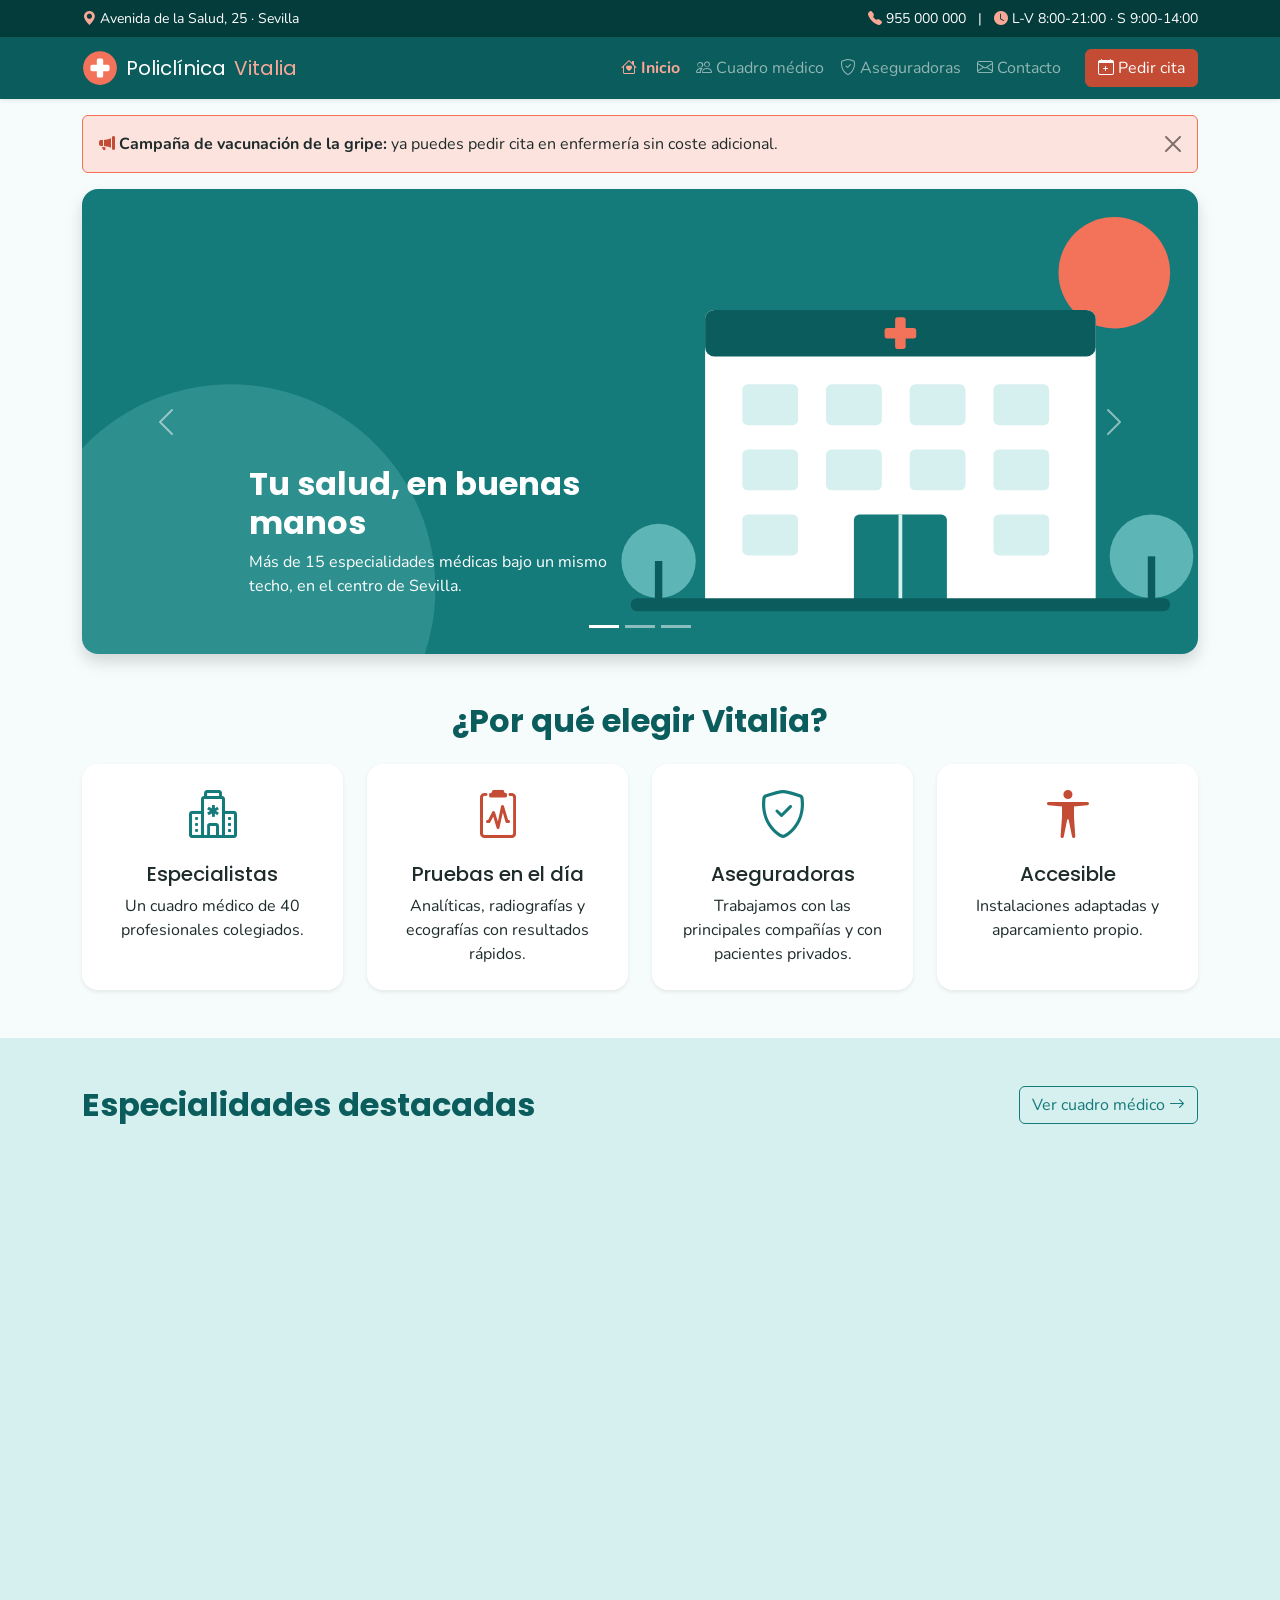
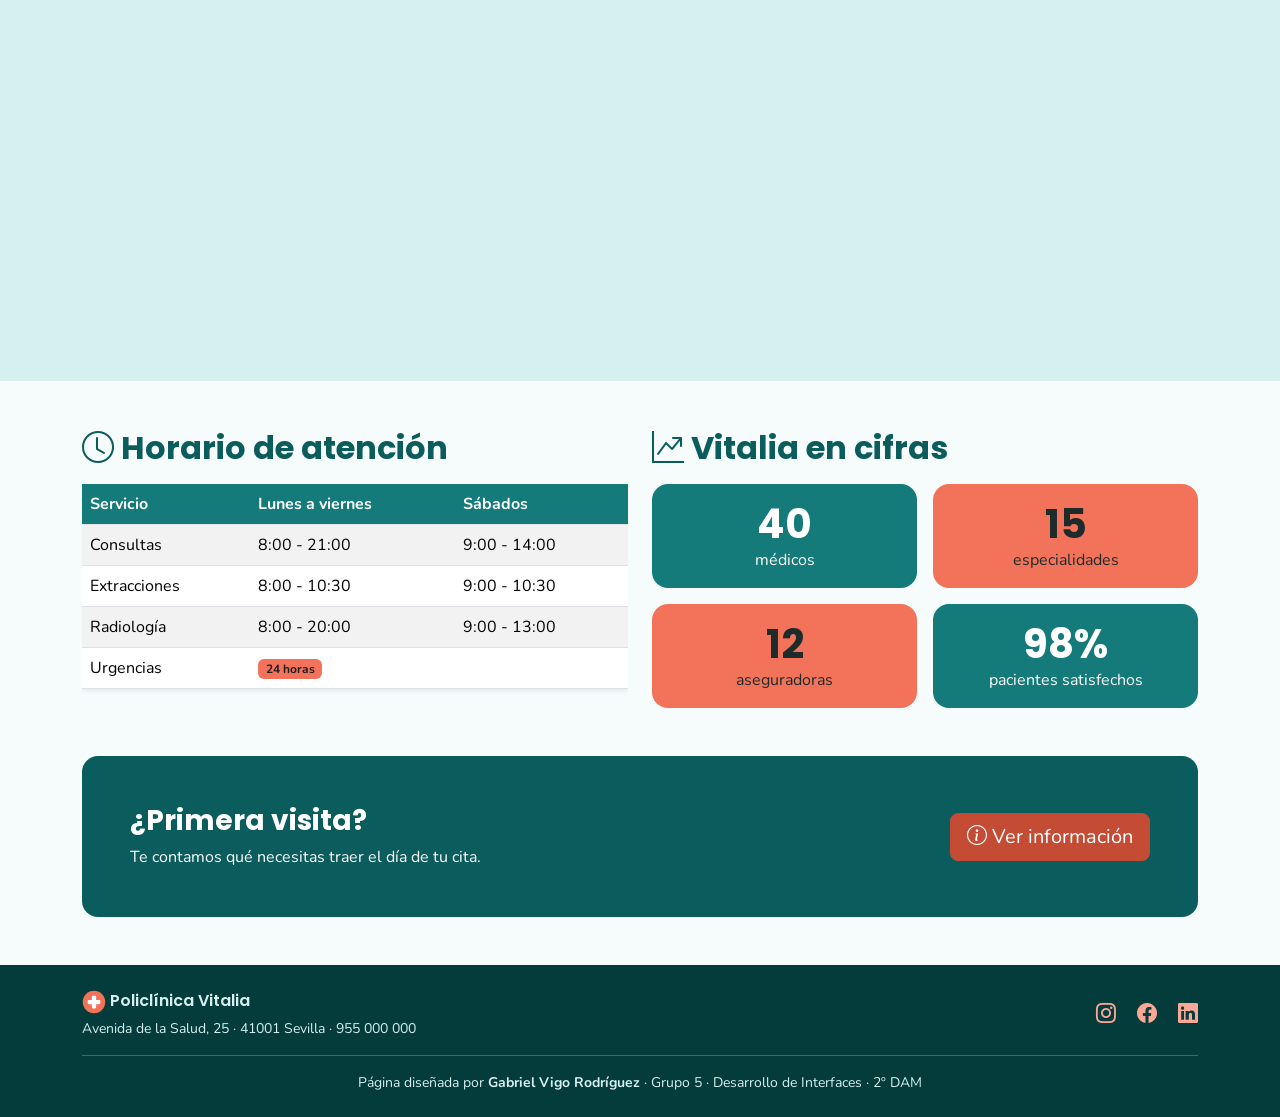
<file: index.html>
<!DOCTYPE html>
<html lang="es">
<head>
  <meta charset="UTF-8">
  <meta name="viewport" content="width=device-width, initial-scale=1">
  <title>Inicio · Policlínica Vitalia</title>
  <link rel="icon" href="img/logo.svg" type="image/svg+xml">
  <link href="https://cdn.jsdelivr.net/npm/bootstrap@5.3.3/dist/css/bootstrap.min.css" rel="stylesheet">
  <link href="https://cdn.jsdelivr.net/npm/bootstrap-icons@1.11.3/font/bootstrap-icons.min.css" rel="stylesheet">
  <link rel="preconnect" href="https://fonts.googleapis.com">
  <link rel="preconnect" href="https://fonts.gstatic.com" crossorigin>
  <link href="https://fonts.googleapis.com/css2?family=Nunito:wght@400;600;700&family=Poppins:wght@500;600;700&display=swap" rel="stylesheet">
  <link href="css/estilos.css" rel="stylesheet">
</head>
<body>

  <!-- Barra superior (lg) -->
  <div class="bg-vitalia-profundo text-white small py-2 d-none d-lg-block">
    <div class="container d-flex justify-content-between">
      <span><i class="bi bi-geo-alt-fill text-coral-claro"></i> Avenida de la Salud, 25 · Sevilla</span>
      <span>
        <i class="bi bi-telephone-fill text-coral-claro"></i> 955 000 000
        <span class="mx-2">|</span>
        <i class="bi bi-clock-fill text-coral-claro"></i> L-V 8:00-21:00 · S 9:00-14:00
      </span>
    </div>
  </div>

  <!-- Barra de navegación -->
  <nav class="navbar navbar-expand-lg navbar-vitalia sticky-top shadow-sm" data-bs-theme="dark">
    <div class="container">
      <a class="navbar-brand d-flex align-items-center gap-2" href="index.html">
        <img src="img/logo.svg" width="36" height="36" alt="Logotipo de Policlínica Vitalia">
        Policlínica <span class="text-coral-claro">Vitalia</span>
      </a>
      <button class="navbar-toggler" type="button" data-bs-toggle="collapse" data-bs-target="#menuPrincipal"
              aria-controls="menuPrincipal" aria-expanded="false" aria-label="Abrir menú">
        <span class="navbar-toggler-icon"></span>
      </button>
      <div class="collapse navbar-collapse" id="menuPrincipal">
        <ul class="navbar-nav ms-auto">
          <li class="nav-item"><a class="nav-link active" aria-current="page" href="index.html"><i class="bi bi-house-heart"></i> Inicio</a></li>
          <li class="nav-item"><a class="nav-link" href="cuadro-medico.html"><i class="bi bi-people"></i> Cuadro médico</a></li>
          <li class="nav-item"><a class="nav-link" href="aseguradoras.html"><i class="bi bi-shield-check"></i> Aseguradoras</a></li>
          <li class="nav-item"><a class="nav-link" href="contacto.html"><i class="bi bi-envelope"></i> Contacto</a></li>
        </ul>
        <a class="btn btn-coral ms-lg-3 d-none d-lg-inline-block" href="contacto.html">
          <i class="bi bi-calendar-plus"></i> Pedir cita
        </a>
      </div>
    </div>
  </nav>

  <!-- Aviso poder quitar  -->
  <div class="container mt-3">
    <div class="alert bg-coral-suave border-coral alert-dismissible fade show mb-0" role="alert">
      <i class="bi bi-megaphone-fill text-coral"></i>
      <strong>Campaña de vacunación de la gripe:</strong> ya puedes pedir cita en enfermería sin coste adicional.
      <button type="button" class="btn-close" data-bs-dismiss="alert" aria-label="Cerrar"></button>
    </div>
  </div>

  <!-- Carusel  -->
  <div class="container mt-3">
    <div id="carruselInicio" class="carousel slide rounded-4 overflow-hidden shadow" data-bs-ride="carousel">
      <div class="carousel-indicators">
        <button type="button" data-bs-target="#carruselInicio" data-bs-slide-to="0" class="active" aria-current="true" aria-label="Diapositiva 1"></button>
        <button type="button" data-bs-target="#carruselInicio" data-bs-slide-to="1" aria-label="Diapositiva 2"></button>
        <button type="button" data-bs-target="#carruselInicio" data-bs-slide-to="2" aria-label="Diapositiva 3"></button>
      </div>
      <div class="carousel-inner">
        <div class="carousel-item active" data-bs-interval="6000">
          <img src="img/carrusel-1.svg" class="d-block w-100" alt="Ilustración del edificio de la policlínica">
          <div class="carousel-caption d-none d-md-block text-start end-50">
            <h2 class="fw-bold">Tu salud, en buenas manos</h2>
            <p class="d-none d-lg-block">Más de 15 especialidades médicas bajo un mismo techo, en el centro de Sevilla.</p>
          </div>
        </div>
        <div class="carousel-item" data-bs-interval="6000">
          <img src="img/carrusel-2.svg" class="d-block w-100" alt="Ilustración de un corazón con electrocardiograma">
          <div class="carousel-caption d-none d-md-block text-start end-50">
            <h2 class="fw-bold">Nueva unidad de cardiología</h2>
            <p class="d-none d-lg-block">Electrocardiogramas y ecocardiografías con resultados el mismo día.</p>
          </div>
        </div>
        <div class="carousel-item" data-bs-interval="6000">
          <img src="img/carrusel-3.svg" class="d-block w-100" alt="Ilustración de un calendario con una cita marcada">
          <div class="carousel-caption d-none d-md-block text-start end-50">
            <h2 class="fw-bold text-vitalia-oscuro">Cita en menos de 48 horas</h2>
            <p class="d-none d-lg-block text-vitalia-oscuro fw-semibold">Pídela online, por teléfono o en recepción.</p>
          </div>
        </div>
      </div>
      <button class="carousel-control-prev" type="button" data-bs-target="#carruselInicio" data-bs-slide="prev">
        <span class="carousel-control-prev-icon" aria-hidden="true"></span>
        <span class="visually-hidden">Anterior</span>
      </button>
      <button class="carousel-control-next" type="button" data-bs-target="#carruselInicio" data-bs-slide="next">
        <span class="carousel-control-next-icon" aria-hidden="true"></span>
        <span class="visually-hidden">Siguiente</span>
      </button>
    </div>
  </div>

  <!-- Presentacion: en movil sustituye al texto del carrusel -->
  <section class="container text-center my-4 d-md-none animar-entrada">
    <h1 class="h3 fw-bold text-vitalia-oscuro">Tu salud, en buenas manos</h1>
    <p class="mb-3">Más de 15 especialidades en el centro de Sevilla.</p>
    <a href="contacto.html" class="btn btn-coral w-100"><i class="bi bi-calendar-plus"></i> Pedir cita</a>
  </section>

  <!-- Por que Vitalia -->
  <section class="container my-5">
    <h2 class="text-center fw-bold text-vitalia-oscuro mb-4 animar-entrada">¿Por qué elegir Vitalia?</h2>
    <div class="row row-cols-1 row-cols-md-2 row-cols-lg-4 g-4 text-center">
      <div class="col animar-entrada animar-retraso-1">
        <div class="p-4 bg-white rounded-4 shadow-sm h-100">
          <i class="bi bi-hospital display-5 text-vitalia"></i>
          <h3 class="h5 mt-3">Especialistas</h3>
          <p class="mb-0">Un cuadro médico de 40 profesionales colegiados.</p>
        </div>
      </div>
      <div class="col animar-entrada animar-retraso-1">
        <div class="p-4 bg-white rounded-4 shadow-sm h-100">
          <i class="bi bi-clipboard2-pulse display-5 text-coral"></i>
          <h3 class="h5 mt-3">Pruebas en el día</h3>
          <p class="mb-0">Analíticas, radiografías y ecografías con resultados rápidos.</p>
        </div>
      </div>
      <div class="col animar-entrada animar-retraso-2">
        <div class="p-4 bg-white rounded-4 shadow-sm h-100">
          <i class="bi bi-shield-check display-5 text-vitalia"></i>
          <h3 class="h5 mt-3">Aseguradoras</h3>
          <p class="mb-0">Trabajamos con las principales compañías y con pacientes privados.</p>
        </div>
      </div>
      <div class="col animar-entrada animar-retraso-2">
        <div class="p-4 bg-white rounded-4 shadow-sm h-100">
          <i class="bi bi-universal-access display-5 text-coral"></i>
          <h3 class="h5 mt-3">Accesible</h3>
          <p class="mb-0">Instalaciones adaptadas y aparcamiento propio.</p>
        </div>
      </div>
    </div>
  </section>

  <!-- cards con imagen -->
  <section class="bg-vitalia-suave py-5">
    <div class="container">
      <div class="d-flex flex-wrap justify-content-between align-items-end mb-4 gap-2">
        <h2 class="fw-bold text-vitalia-oscuro mb-0">Especialidades destacadas</h2>
        <a href="cuadro-medico.html" class="btn btn-outline-vitalia d-none d-md-inline-block">Ver cuadro médico <i class="bi bi-arrow-right"></i></a>
      </div>
      <div class="row row-cols-1 row-cols-md-2 row-cols-lg-3 g-4">
        <div class="col">
          <div class="card h-100 border-0 shadow-sm card-elevar">
            <img src="img/esp-cardiologia.svg" class="card-img-top" alt="Ilustración de cardiología">
            <div class="card-body">
              <span class="badge badge-coral mb-2">Nuevo</span>
              <h3 class="card-title h5">Cardiología</h3>
              <p class="card-text">Prevención y tratamiento de enfermedades del corazón.</p>
            </div>
          </div>
        </div>
        <div class="col">
          <div class="card h-100 border-0 shadow-sm card-elevar">
            <img src="img/esp-pediatria.svg" class="card-img-top" alt="Ilustración de pediatría">
            <div class="card-body">
              <span class="badge badge-suave mb-2">Planta 1</span>
              <h3 class="card-title h5">Pediatría</h3>
              <p class="card-text">Seguimiento del niño sano y urgencias infantiles.</p>
            </div>
          </div>
        </div>
        <div class="col">
          <div class="card h-100 border-0 shadow-sm card-elevar">
            <img src="img/esp-oftalmologia.svg" class="card-img-top" alt="Ilustración de oftalmología">
            <div class="card-body">
              <span class="badge badge-suave mb-2">Planta 2</span>
              <h3 class="card-title h5">Oftalmología</h3>
              <p class="card-text">Revisiones de la vista y cirugía refractiva.</p>
            </div>
          </div>
        </div>
        <!-- escritorio (lg) -->
        <div class="col d-none d-lg-block">
          <div class="card h-100 border-0 shadow-sm card-elevar">
            <img src="img/esp-dermatologia.svg" class="card-img-top" alt="Ilustración de dermatología">
            <div class="card-body">
              <span class="badge badge-suave mb-2">Planta 2</span>
              <h3 class="card-title h5">Dermatología</h3>
              <p class="card-text">Estudio de lunares, acné y dermatología estética.</p>
            </div>
          </div>
        </div>
        <div class="col d-none d-lg-block">
          <div class="card h-100 border-0 shadow-sm card-elevar">
            <img src="img/esp-traumatologia.svg" class="card-img-top" alt="Ilustración de traumatología">
            <div class="card-body">
              <span class="badge badge-suave mb-2">Planta 0</span>
              <h3 class="card-title h5">Traumatología</h3>
              <p class="card-text">Lesiones deportivas, fracturas y rehabilitación.</p>
            </div>
          </div>
        </div>
        <div class="col d-none d-lg-block">
          <div class="card h-100 border-0 shadow-sm card-elevar">
            <img src="img/esp-ginecologia.svg" class="card-img-top" alt="Ilustración de ginecología">
            <div class="card-body">
              <span class="badge badge-suave mb-2">Planta 1</span>
              <h3 class="card-title h5">Ginecología</h3>
              <p class="card-text">Revisiones ginecológicas y seguimiento del embarazo.</p>
            </div>
          </div>
        </div>
      </div>
      <a href="cuadro-medico.html" class="btn btn-outline-vitalia w-100 mt-4 d-md-none">Ver todas las especialidades</a>
    </div>
  </section>

  <!-- Horario y cifras -->
  <section class="container my-5">
    <div class="row g-4">
      <div class="col-12 col-lg-6">
        <h2 class="fw-bold text-vitalia-oscuro mb-3"><i class="bi bi-clock"></i> Horario de atención</h2>
        <div class="table-responsive">
          <table class="table table-striped align-middle tabla-vitalia bg-white shadow-sm">
            <thead>
              <tr><th scope="col">Servicio</th><th scope="col">Lunes a viernes</th><th scope="col">Sábados</th></tr>
            </thead>
            <tbody>
              <tr><td>Consultas</td><td>8:00 - 21:00</td><td>9:00 - 14:00</td></tr>
              <tr><td>Extracciones</td><td>8:00 - 10:30</td><td>9:00 - 10:30</td></tr>
              <tr><td>Radiología</td><td>8:00 - 20:00</td><td>9:00 - 13:00</td></tr>
              <tr><td>Urgencias</td><td colspan="2"><span class="badge badge-coral">24 horas</span></td></tr>
            </tbody>
          </table>
        </div>
      </div>
      <!-- tablet (md) -->
      <div class="col-12 col-lg-6 d-none d-md-block">
        <h2 class="fw-bold text-vitalia-oscuro mb-3"><i class="bi bi-graph-up-arrow"></i> Vitalia en cifras</h2>
        <div class="row row-cols-2 g-3 text-center">
          <div class="col"><div class="bg-vitalia text-white rounded-4 p-3"><p class="display-6 fw-bold mb-0 fuente-titulo">40</p><p class="mb-0">médicos</p></div></div>
          <div class="col"><div class="bg-coral rounded-4 p-3"><p class="display-6 fw-bold mb-0 fuente-titulo">15</p><p class="mb-0">especialidades</p></div></div>
          <div class="col"><div class="bg-coral rounded-4 p-3"><p class="display-6 fw-bold mb-0 fuente-titulo">12</p><p class="mb-0">aseguradoras</p></div></div>
          <div class="col"><div class="bg-vitalia text-white rounded-4 p-3"><p class="display-6 fw-bold mb-0 fuente-titulo">98%</p><p class="mb-0">pacientes satisfechos</p></div></div>
        </div>
      </div>
    </div>
  </section>

  <!-- Llamada a modal -->
  <section class="container mb-5">
    <div class="bg-vitalia-oscuro text-white rounded-4 p-4 p-lg-5 d-md-flex justify-content-between align-items-center">
      <div>
        <h2 class="h3 fw-bold">¿Primera visita?</h2>
        <p class="mb-md-0">Te contamos qué necesitas traer el día de tu cita.</p>
      </div>
      <button type="button" class="btn btn-coral btn-lg" data-bs-toggle="modal" data-bs-target="#modalPrimeraVisita">
        <i class="bi bi-info-circle"></i> Ver información
      </button>
    </div>
  </section>

  <!-- Modal -->
  <div class="modal fade" id="modalPrimeraVisita" tabindex="-1" aria-labelledby="tituloPrimeraVisita" aria-hidden="true">
    <div class="modal-dialog modal-dialog-centered">
      <div class="modal-content">
        <div class="modal-header bg-vitalia text-white">
          <h2 class="modal-title h5" id="tituloPrimeraVisita"><i class="bi bi-clipboard-check"></i> Tu primera visita</h2>
          <button type="button" class="btn-close btn-close-white" data-bs-dismiss="modal" aria-label="Cerrar"></button>
        </div>
        <div class="modal-body">
          <ul class="list-group list-group-flush">
            <li class="list-group-item"><i class="bi bi-person-vcard text-vitalia"></i> DNI o NIE</li>
            <li class="list-group-item"><i class="bi bi-credit-card-2-front text-vitalia"></i> Tarjeta de tu aseguradora</li>
            <li class="list-group-item"><i class="bi bi-file-earmark-medical text-vitalia"></i> Informes o pruebas anteriores</li>
            <li class="list-group-item"><i class="bi bi-alarm text-vitalia"></i> Llega 10 minutos antes</li>
          </ul>
        </div>
        <div class="modal-footer">
          <a href="contacto.html" class="btn btn-coral">Pedir cita</a>
          <button type="button" class="btn btn-outline-vitalia" data-bs-dismiss="modal">Cerrar</button>
        </div>
      </div>
    </div>
  </div>

  <!-- Botón flotante de llamada: solo móvil y tablet -->
  <a href="tel:+34955000000" class="btn btn-coral rounded-circle shadow boton-flotante d-flex d-lg-none align-items-center justify-content-center"
     data-bs-toggle="tooltip" data-bs-placement="left" data-bs-title="Llamar: 955 000 000" aria-label="Llamar a la policlínica">
    <i class="bi bi-telephone-fill fs-4"></i>
  </a>

  <!-- Pie de página -->
  <footer class="footer-vitalia py-4">
    <div class="container">
      <div class="row g-3 align-items-center">
        <div class="col-12 col-md-8 text-center text-md-start">
          <p class="fuente-titulo fw-semibold mb-1"><img src="img/logo.svg" width="24" height="24" alt=""> Policlínica Vitalia</p>
          <p class="small mb-0 d-none d-md-block">Avenida de la Salud, 25 · 41001 Sevilla · 955 000 000</p>
        </div>
        <div class="col-12 col-md-4 text-center text-md-end fs-5">
          <a href="#" class="me-3" aria-label="Instagram"><i class="bi bi-instagram"></i></a>
          <a href="#" class="me-3" aria-label="Facebook"><i class="bi bi-facebook"></i></a>
          <a href="#" aria-label="LinkedIn"><i class="bi bi-linkedin"></i></a>
        </div>
      </div>
      <hr class="border-light opacity-25">
      <p class="small text-center mb-0">Página diseñada por <strong>Gabriel Vigo Rodríguez</strong> · Grupo 5 · Desarrollo de Interfaces · 2º DAM</p>
    </div>
  </footer>

  <script src="https://cdn.jsdelivr.net/npm/bootstrap@5.3.3/dist/js/bootstrap.bundle.min.js"></script>
  <script src="js/main.js"></script>
</body>
</html>
</file>
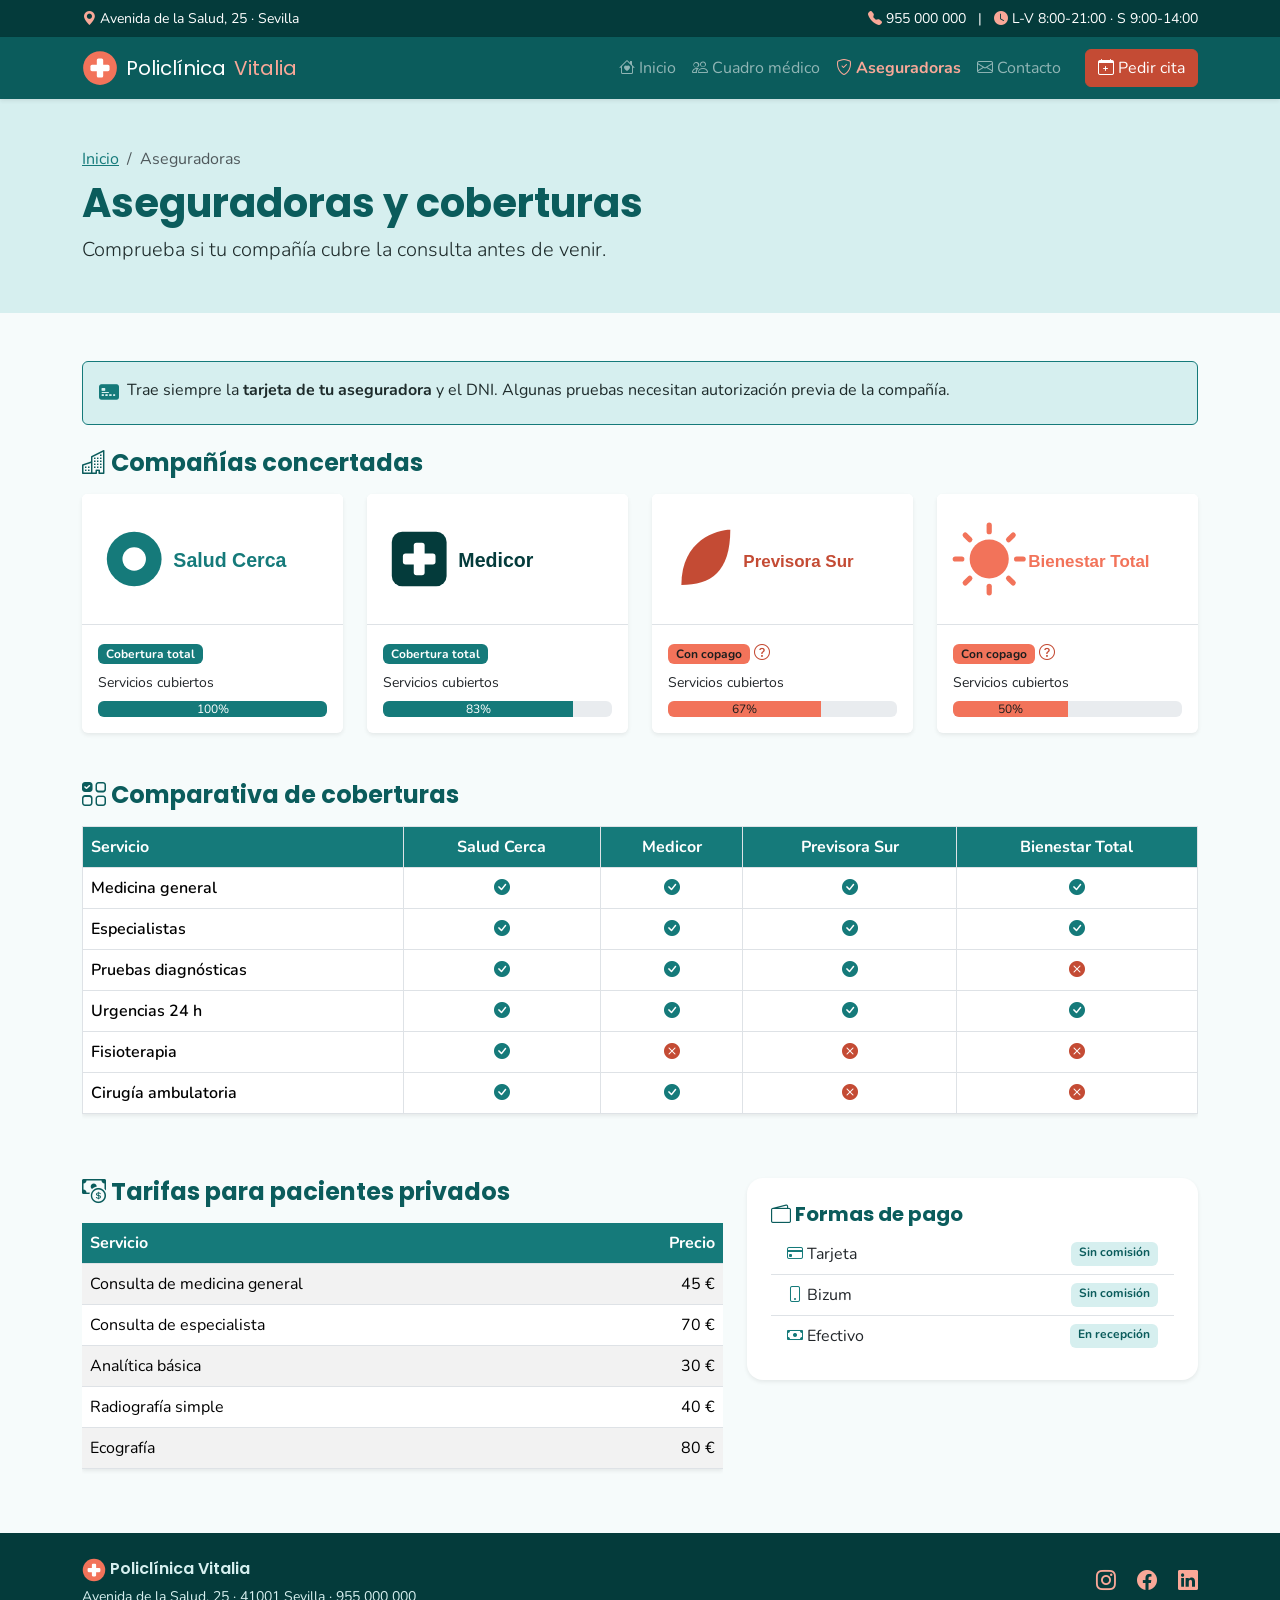
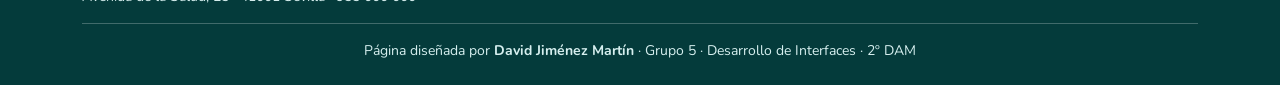
<file: aseguradoras.html>
<!DOCTYPE html>
<html lang="es">
<head>
  <meta charset="UTF-8">
  <meta name="viewport" content="width=device-width, initial-scale=1">
  <title>Aseguradoras · Policlínica Vitalia</title>
  <link rel="icon" href="img/logo.svg" type="image/svg+xml">
  <link href="https://cdn.jsdelivr.net/npm/bootstrap@5.3.3/dist/css/bootstrap.min.css" rel="stylesheet">
  <link href="https://cdn.jsdelivr.net/npm/bootstrap-icons@1.11.3/font/bootstrap-icons.min.css" rel="stylesheet">
  <link rel="preconnect" href="https://fonts.googleapis.com">
  <link rel="preconnect" href="https://fonts.gstatic.com" crossorigin>
  <link href="https://fonts.googleapis.com/css2?family=Nunito:wght@400;600;700&family=Poppins:wght@500;600;700&display=swap" rel="stylesheet">
  <link href="css/estilos.css" rel="stylesheet">
</head>
<body>

  <!-- Barra superior (lg) -->
  <div class="bg-vitalia-profundo text-white small py-2 d-none d-lg-block">
    <div class="container d-flex justify-content-between">
      <span><i class="bi bi-geo-alt-fill text-coral-claro"></i> Avenida de la Salud, 25 · Sevilla</span>
      <span>
        <i class="bi bi-telephone-fill text-coral-claro"></i> 955 000 000
        <span class="mx-2">|</span>
        <i class="bi bi-clock-fill text-coral-claro"></i> L-V 8:00-21:00 · S 9:00-14:00
      </span>
    </div>
  </div>

  <!-- Barra de navegación -->
  <nav class="navbar navbar-expand-lg navbar-vitalia sticky-top shadow-sm" data-bs-theme="dark">
    <div class="container">
      <a class="navbar-brand d-flex align-items-center gap-2" href="index.html">
        <img src="img/logo.svg" width="36" height="36" alt="Logotipo de Policlínica Vitalia">
        Policlínica <span class="text-coral-claro">Vitalia</span>
      </a>
      <button class="navbar-toggler" type="button" data-bs-toggle="collapse" data-bs-target="#menuPrincipal"
              aria-controls="menuPrincipal" aria-expanded="false" aria-label="Abrir menú">
        <span class="navbar-toggler-icon"></span>
      </button>
      <div class="collapse navbar-collapse" id="menuPrincipal">
        <ul class="navbar-nav ms-auto">
          <li class="nav-item"><a class="nav-link" href="index.html"><i class="bi bi-house-heart"></i> Inicio</a></li>
          <li class="nav-item"><a class="nav-link" href="cuadro-medico.html"><i class="bi bi-people"></i> Cuadro médico</a></li>
          <li class="nav-item"><a class="nav-link active" aria-current="page" href="aseguradoras.html"><i class="bi bi-shield-check"></i> Aseguradoras</a></li>
          <li class="nav-item"><a class="nav-link" href="contacto.html"><i class="bi bi-envelope"></i> Contacto</a></li>
        </ul>
        <a class="btn btn-coral ms-lg-3 d-none d-lg-inline-block" href="contacto.html">
          <i class="bi bi-calendar-plus"></i> Pedir cita
        </a>
      </div>
    </div>
  </nav>

  <!-- Cabecera de la página -->
  <header class="bg-vitalia-suave py-4 py-lg-5">
    <div class="container animar-entrada">
      <nav aria-label="Migas de pan">
        <ol class="breadcrumb mb-2">
          <li class="breadcrumb-item"><a href="index.html" class="text-vitalia">Inicio</a></li>
          <li class="breadcrumb-item active" aria-current="page">Aseguradoras</li>
        </ol>
      </nav>
      <h1 class="fw-bold text-vitalia-oscuro">Aseguradoras y coberturas</h1>
      <p class="lead mb-0 d-none d-md-block">Comprueba si tu compañía cubre la consulta antes de venir.</p>
    </div>
  </header>

  <main class="container my-5">

    <div class="alert bg-vitalia-suave border-vitalia d-flex gap-2 align-items-start" role="alert">
      <i class="bi bi-credit-card-2-front-fill text-vitalia fs-5"></i>
      <div>Trae siempre la <strong>tarjeta de tu aseguradora</strong> y el DNI. Algunas pruebas necesitan autorización previa de la compañía.</div>
    </div>

    <!-- cards con imagen -->
    <section class="mt-4">
      <h2 class="h4 fw-bold text-vitalia-oscuro mb-3"><i class="bi bi-buildings"></i> Compañías concertadas</h2>
      <div class="row row-cols-1 row-cols-md-2 row-cols-lg-4 g-4">
        <div class="col">
          <div class="card h-100 border-0 shadow-sm card-elevar">
            <img src="img/aseg-saludcerca.svg" class="card-img-top border-bottom" alt="Logotipo de Salud Cerca">
            <div class="card-body">
              <span class="badge badge-vitalia mb-2">Cobertura total</span>
              <p class="card-text small mb-2">Servicios cubiertos</p>
              <div class="progress" role="progressbar" aria-label="Servicios cubiertos por Salud Cerca" aria-valuenow="100" aria-valuemin="0" aria-valuemax="100">
                <div class="progress-bar progress-bar-vitalia" style="width: 100%">100%</div>
              </div>
            </div>
          </div>
        </div>
        <div class="col">
          <div class="card h-100 border-0 shadow-sm card-elevar">
            <img src="img/aseg-medicor.svg" class="card-img-top border-bottom" alt="Logotipo de Medicor">
            <div class="card-body">
              <span class="badge badge-vitalia mb-2">Cobertura total</span>
              <p class="card-text small mb-2">Servicios cubiertos</p>
              <div class="progress" role="progressbar" aria-label="Servicios cubiertos por Medicor" aria-valuenow="83" aria-valuemin="0" aria-valuemax="100">
                <div class="progress-bar progress-bar-vitalia" style="width: 83%">83%</div>
              </div>
            </div>
          </div>
        </div>
        <div class="col">
          <div class="card h-100 border-0 shadow-sm card-elevar">
            <img src="img/aseg-previsora.svg" class="card-img-top border-bottom" alt="Logotipo de Previsora Sur">
            <div class="card-body">
              <span class="badge badge-coral mb-2">Con copago</span>
              <i class="bi bi-question-circle text-coral" data-bs-toggle="tooltip" data-bs-title="Copago de 5 € por consulta de especialista"></i>
              <p class="card-text small mb-2">Servicios cubiertos</p>
              <div class="progress" role="progressbar" aria-label="Servicios cubiertos por Previsora Sur" aria-valuenow="67" aria-valuemin="0" aria-valuemax="100">
                <div class="progress-bar progress-bar-coral" style="width: 67%">67%</div>
              </div>
            </div>
          </div>
        </div>
        <div class="col">
          <div class="card h-100 border-0 shadow-sm card-elevar">
            <img src="img/aseg-bienestar.svg" class="card-img-top border-bottom" alt="Logotipo de Bienestar Total">
            <div class="card-body">
              <span class="badge badge-coral mb-2">Con copago</span>
              <i class="bi bi-question-circle text-coral" data-bs-toggle="tooltip" data-bs-title="Copago de 8 € por prueba diagnóstica"></i>
              <p class="card-text small mb-2">Servicios cubiertos</p>
              <div class="progress" role="progressbar" aria-label="Servicios cubiertos por Bienestar Total" aria-valuenow="50" aria-valuemin="0" aria-valuemax="100">
                <div class="progress-bar progress-bar-coral" style="width: 50%">50%</div>
              </div>
            </div>
          </div>
        </div>
      </div>
    </section>

    <!-- Comparativa de coberturas -->
    <section class="mt-5">
      <h2 class="h4 fw-bold text-vitalia-oscuro mb-3"><i class="bi bi-ui-checks-grid"></i> Comparativa de coberturas</h2>

      <!--  tabla  -->
      <div class="table-responsive d-none d-md-block">
        <table class="table table-bordered align-middle text-center tabla-vitalia bg-white shadow-sm">
          <thead>
            <tr>
              <th scope="col" class="text-start">Servicio</th>
              <th scope="col">Salud Cerca</th>
              <th scope="col">Medicor</th>
              <th scope="col">Previsora Sur</th>
              <th scope="col">Bienestar Total</th>
            </tr>
          </thead>
          <tbody>
            <tr><th scope="row" class="text-start fw-semibold">Medicina general</th><td><i class="bi bi-check-circle-fill text-vitalia" aria-label="Sí"></i></td><td><i class="bi bi-check-circle-fill text-vitalia" aria-label="Sí"></i></td><td><i class="bi bi-check-circle-fill text-vitalia" aria-label="Sí"></i></td><td><i class="bi bi-check-circle-fill text-vitalia" aria-label="Sí"></i></td></tr>
            <tr><th scope="row" class="text-start fw-semibold">Especialistas</th><td><i class="bi bi-check-circle-fill text-vitalia" aria-label="Sí"></i></td><td><i class="bi bi-check-circle-fill text-vitalia" aria-label="Sí"></i></td><td><i class="bi bi-check-circle-fill text-vitalia" aria-label="Sí"></i></td><td><i class="bi bi-check-circle-fill text-vitalia" aria-label="Sí"></i></td></tr>
            <tr><th scope="row" class="text-start fw-semibold">Pruebas diagnósticas</th><td><i class="bi bi-check-circle-fill text-vitalia" aria-label="Sí"></i></td><td><i class="bi bi-check-circle-fill text-vitalia" aria-label="Sí"></i></td><td><i class="bi bi-check-circle-fill text-vitalia" aria-label="Sí"></i></td><td><i class="bi bi-x-circle-fill text-coral" aria-label="No"></i></td></tr>
            <tr><th scope="row" class="text-start fw-semibold">Urgencias 24 h</th><td><i class="bi bi-check-circle-fill text-vitalia" aria-label="Sí"></i></td><td><i class="bi bi-check-circle-fill text-vitalia" aria-label="Sí"></i></td><td><i class="bi bi-check-circle-fill text-vitalia" aria-label="Sí"></i></td><td><i class="bi bi-check-circle-fill text-vitalia" aria-label="Sí"></i></td></tr>
            <tr><th scope="row" class="text-start fw-semibold">Fisioterapia</th><td><i class="bi bi-check-circle-fill text-vitalia" aria-label="Sí"></i></td><td><i class="bi bi-x-circle-fill text-coral" aria-label="No"></i></td><td><i class="bi bi-x-circle-fill text-coral" aria-label="No"></i></td><td><i class="bi bi-x-circle-fill text-coral" aria-label="No"></i></td></tr>
            <tr><th scope="row" class="text-start fw-semibold">Cirugía ambulatoria</th><td><i class="bi bi-check-circle-fill text-vitalia" aria-label="Sí"></i></td><td><i class="bi bi-check-circle-fill text-vitalia" aria-label="Sí"></i></td><td><i class="bi bi-x-circle-fill text-coral" aria-label="No"></i></td><td><i class="bi bi-x-circle-fill text-coral" aria-label="No"></i></td></tr>
          </tbody>
        </table>
      </div>

      <!-- Movil -->
      <div class="accordion acordeon-vitalia d-md-none" id="acordeonCoberturas">
        <div class="accordion-item">
          <h3 class="accordion-header">
            <button class="accordion-button" type="button" data-bs-toggle="collapse" data-bs-target="#cobSalud" aria-expanded="true" aria-controls="cobSalud">Salud Cerca</button>
          </h3>
          <div id="cobSalud" class="accordion-collapse collapse show" data-bs-parent="#acordeonCoberturas">
            <ul class="list-group list-group-flush">
              <li class="list-group-item"><i class="bi bi-check-circle-fill text-vitalia"></i> Todos los servicios</li>
            </ul>
          </div>
        </div>
        <div class="accordion-item">
          <h3 class="accordion-header">
            <button class="accordion-button collapsed" type="button" data-bs-toggle="collapse" data-bs-target="#cobMedicor" aria-expanded="false" aria-controls="cobMedicor">Medicor</button>
          </h3>
          <div id="cobMedicor" class="accordion-collapse collapse" data-bs-parent="#acordeonCoberturas">
            <ul class="list-group list-group-flush">
              <li class="list-group-item"><i class="bi bi-check-circle-fill text-vitalia"></i> General, especialistas, pruebas, urgencias y cirugía</li>
              <li class="list-group-item"><i class="bi bi-x-circle-fill text-coral"></i> Fisioterapia</li>
            </ul>
          </div>
        </div>
        <div class="accordion-item">
          <h3 class="accordion-header">
            <button class="accordion-button collapsed" type="button" data-bs-toggle="collapse" data-bs-target="#cobPrevisora" aria-expanded="false" aria-controls="cobPrevisora">Previsora Sur</button>
          </h3>
          <div id="cobPrevisora" class="accordion-collapse collapse" data-bs-parent="#acordeonCoberturas">
            <ul class="list-group list-group-flush">
              <li class="list-group-item"><i class="bi bi-check-circle-fill text-vitalia"></i> General, especialistas, pruebas y urgencias</li>
              <li class="list-group-item"><i class="bi bi-x-circle-fill text-coral"></i> Fisioterapia y cirugía</li>
            </ul>
          </div>
        </div>
        <div class="accordion-item">
          <h3 class="accordion-header">
            <button class="accordion-button collapsed" type="button" data-bs-toggle="collapse" data-bs-target="#cobBienestar" aria-expanded="false" aria-controls="cobBienestar">Bienestar Total</button>
          </h3>
          <div id="cobBienestar" class="accordion-collapse collapse" data-bs-parent="#acordeonCoberturas">
            <ul class="list-group list-group-flush">
              <li class="list-group-item"><i class="bi bi-check-circle-fill text-vitalia"></i> General, especialistas y urgencias</li>
              <li class="list-group-item"><i class="bi bi-x-circle-fill text-coral"></i> Pruebas, fisioterapia y cirugía</li>
            </ul>
          </div>
        </div>
      </div>
    </section>

    <!-- Tarifas para pacientes privados -->
    <section class="mt-5">
      <div class="row g-4 align-items-start">
        <div class="col-12 col-lg-7">
          <h2 class="h4 fw-bold text-vitalia-oscuro mb-3"><i class="bi bi-cash-coin"></i> Tarifas para pacientes privados</h2>
          <div class="table-responsive">
            <table class="table table-striped align-middle tabla-vitalia bg-white shadow-sm">
              <thead>
                <tr><th scope="col">Servicio</th><th scope="col" class="text-end">Precio</th></tr>
              </thead>
              <tbody>
                <tr><td>Consulta de medicina general</td><td class="text-end">45 €</td></tr>
                <tr><td>Consulta de especialista</td><td class="text-end">70 €</td></tr>
                <tr><td>Analítica básica</td><td class="text-end">30 €</td></tr>
                <tr><td>Radiografía simple</td><td class="text-end">40 €</td></tr>
                <tr><td>Ecografía</td><td class="text-end">80 €</td></tr>
              </tbody>
            </table>
          </div>
        </div>
        <!-- Formas de pago: solo escritorio -->
        <div class="col-12 col-lg-5 d-none d-lg-block">
          <div class="bg-white rounded-4 shadow-sm p-4">
            <h3 class="h5 fw-bold text-vitalia-oscuro"><i class="bi bi-wallet2"></i> Formas de pago</h3>
            <ul class="list-group list-group-flush">
              <li class="list-group-item d-flex justify-content-between"><span><i class="bi bi-credit-card text-vitalia"></i> Tarjeta</span><span class="badge badge-suave">Sin comisión</span></li>
              <li class="list-group-item d-flex justify-content-between"><span><i class="bi bi-phone text-vitalia"></i> Bizum</span><span class="badge badge-suave">Sin comisión</span></li>
              <li class="list-group-item d-flex justify-content-between"><span><i class="bi bi-cash text-vitalia"></i> Efectivo</span><span class="badge badge-suave">En recepción</span></li>
            </ul>
          </div>
        </div>
      </div>
    </section>
  </main>

  <!-- Botón flotante de llamada: solo móvil y tablet -->
  <a href="tel:+34955000000" class="btn btn-coral rounded-circle shadow boton-flotante d-flex d-lg-none align-items-center justify-content-center"
     data-bs-toggle="tooltip" data-bs-placement="left" data-bs-title="Llamar: 955 000 000" aria-label="Llamar a la policlínica">
    <i class="bi bi-telephone-fill fs-4"></i>
  </a>

  <!-- Pie de página -->
  <footer class="footer-vitalia py-4">
    <div class="container">
      <div class="row g-3 align-items-center">
        <div class="col-12 col-md-8 text-center text-md-start">
          <p class="fuente-titulo fw-semibold mb-1"><img src="img/logo.svg" width="24" height="24" alt=""> Policlínica Vitalia</p>
          <p class="small mb-0 d-none d-md-block">Avenida de la Salud, 25 · 41001 Sevilla · 955 000 000</p>
        </div>
        <div class="col-12 col-md-4 text-center text-md-end fs-5">
          <a href="#" class="me-3" aria-label="Instagram"><i class="bi bi-instagram"></i></a>
          <a href="#" class="me-3" aria-label="Facebook"><i class="bi bi-facebook"></i></a>
          <a href="#" aria-label="LinkedIn"><i class="bi bi-linkedin"></i></a>
        </div>
      </div>
      <hr class="border-light opacity-25">
      <p class="small text-center mb-0">Página diseñada por <strong>David Jiménez Martín</strong> · Grupo 5 · Desarrollo de Interfaces · 2º DAM</p>
    </div>
  </footer>

  <script src="https://cdn.jsdelivr.net/npm/bootstrap@5.3.3/dist/js/bootstrap.bundle.min.js"></script>
  <script src="js/main.js"></script>
</body>
</html>
</file>
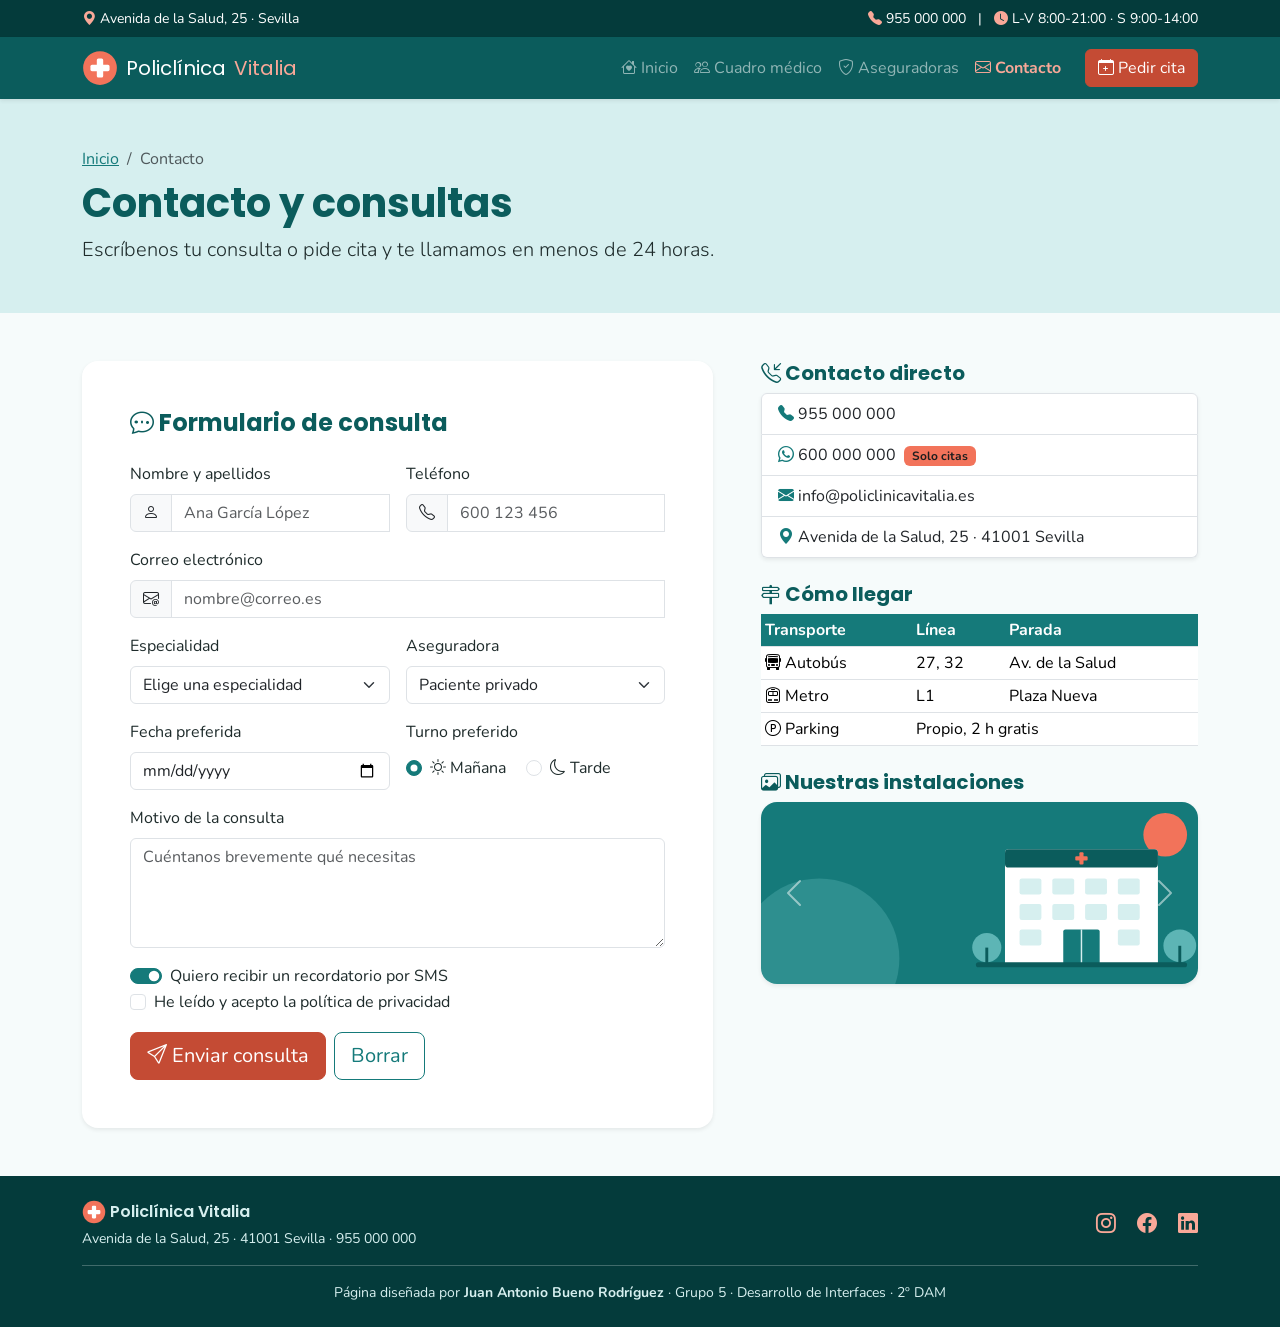
<file: contacto.html>
<!DOCTYPE html>
<html lang="es">
<head>
  <meta charset="UTF-8">
  <meta name="viewport" content="width=device-width, initial-scale=1">
  <title>Contacto · Policlínica Vitalia</title>
  <link rel="icon" href="img/logo.svg" type="image/svg+xml">
  <link href="https://cdn.jsdelivr.net/npm/bootstrap@5.3.3/dist/css/bootstrap.min.css" rel="stylesheet">
  <link href="https://cdn.jsdelivr.net/npm/bootstrap-icons@1.11.3/font/bootstrap-icons.min.css" rel="stylesheet">
  <link rel="preconnect" href="https://fonts.googleapis.com">
  <link rel="preconnect" href="https://fonts.gstatic.com" crossorigin>
  <link href="https://fonts.googleapis.com/css2?family=Nunito:wght@400;600;700&family=Poppins:wght@500;600;700&display=swap" rel="stylesheet">
  <link href="css/estilos.css" rel="stylesheet">
</head>
<body>

  <!-- Barra superior(lg) -->
  <div class="bg-vitalia-profundo text-white small py-2 d-none d-lg-block">
    <div class="container d-flex justify-content-between">
      <span><i class="bi bi-geo-alt-fill text-coral-claro"></i> Avenida de la Salud, 25 · Sevilla</span>
      <span>
        <i class="bi bi-telephone-fill text-coral-claro"></i> 955 000 000
        <span class="mx-2">|</span>
        <i class="bi bi-clock-fill text-coral-claro"></i> L-V 8:00-21:00 · S 9:00-14:00
      </span>
    </div>
  </div>

  <!-- Barra de navegación -->
  <nav class="navbar navbar-expand-lg navbar-vitalia sticky-top shadow-sm" data-bs-theme="dark">
    <div class="container">
      <a class="navbar-brand d-flex align-items-center gap-2" href="index.html">
        <img src="img/logo.svg" width="36" height="36" alt="Logotipo de Policlínica Vitalia">
        Policlínica <span class="text-coral-claro">Vitalia</span>
      </a>
      <button class="navbar-toggler" type="button" data-bs-toggle="collapse" data-bs-target="#menuPrincipal"
              aria-controls="menuPrincipal" aria-expanded="false" aria-label="Abrir menú">
        <span class="navbar-toggler-icon"></span>
      </button>
      <div class="collapse navbar-collapse" id="menuPrincipal">
        <ul class="navbar-nav ms-auto">
          <li class="nav-item"><a class="nav-link" href="index.html"><i class="bi bi-house-heart"></i> Inicio</a></li>
          <li class="nav-item"><a class="nav-link" href="cuadro-medico.html"><i class="bi bi-people"></i> Cuadro médico</a></li>
          <li class="nav-item"><a class="nav-link" href="aseguradoras.html"><i class="bi bi-shield-check"></i> Aseguradoras</a></li>
          <li class="nav-item"><a class="nav-link active" aria-current="page" href="contacto.html"><i class="bi bi-envelope"></i> Contacto</a></li>
        </ul>
        <a class="btn btn-coral ms-lg-3 d-none d-lg-inline-block" href="contacto.html">
          <i class="bi bi-calendar-plus"></i> Pedir cita
        </a>
      </div>
    </div>
  </nav>

  <!-- Cabecera de la página -->
  <header class="bg-vitalia-suave py-4 py-lg-5">
    <div class="container animar-entrada">
      <nav aria-label="Migas de pan">
        <ol class="breadcrumb mb-2">
          <li class="breadcrumb-item"><a href="index.html" class="text-vitalia">Inicio</a></li>
          <li class="breadcrumb-item active" aria-current="page">Contacto</li>
        </ol>
      </nav>
      <h1 class="fw-bold text-vitalia-oscuro">Contacto y consultas</h1>
      <p class="lead mb-0 d-none d-md-block">Escríbenos tu consulta o pide cita y te llamamos en menos de 24 horas.</p>
    </div>
  </header>

  <main class="container my-5">
    <div class="row g-4 g-lg-5">

      <!-- Form de consultas generales -->
      <section class="col-12 col-lg-7">
        <div class="bg-white rounded-4 shadow-sm p-4 p-lg-5 animar-entrada">
          <h2 class="h4 fw-bold text-vitalia-oscuro mb-4"><i class="bi bi-chat-dots"></i> Formulario de consulta</h2>
          <form id="formContacto" class="row g-3 form-vitalia" novalidate>
            <div class="col-12 col-md-6">
              <label for="nombre" class="form-label">Nombre y apellidos</label>
              <div class="input-group">
                <span class="input-group-text"><i class="bi bi-person"></i></span>
                <input type="text" class="form-control" id="nombre" name="nombre" placeholder="Ana García López" required>
                <div class="invalid-feedback">Escribe tu nombre.</div>
              </div>
            </div>
            <div class="col-12 col-md-6">
              <label for="telefono" class="form-label">Teléfono</label>
              <div class="input-group">
                <span class="input-group-text"><i class="bi bi-telephone"></i></span>
                <input type="tel" class="form-control" id="telefono" name="telefono" placeholder="600 123 456" pattern="[0-9 ]{9,12}" required>
                <div class="invalid-feedback">Escribe un teléfono de 9 cifras.</div>
              </div>
            </div>
            <div class="col-12">
              <label for="email" class="form-label">Correo electrónico</label>
              <div class="input-group">
                <span class="input-group-text"><i class="bi bi-envelope-at"></i></span>
                <input type="email" class="form-control" id="email" name="email" placeholder="nombre@correo.es" required>
                <div class="invalid-feedback">Escribe un correo válido.</div>
              </div>
            </div>
            <div class="col-12 col-md-6">
              <label for="especialidad" class="form-label">Especialidad</label>
              <select class="form-select" id="especialidad" name="especialidad" required>
                <option value="" selected disabled>Elige una especialidad</option>
                <option>Medicina general</option>
                <option>Cardiología</option>
                <option>Pediatría</option>
                <option>Dermatología</option>
                <option>Traumatología</option>
                <option>Oftalmología</option>
                <option>Ginecología</option>
              </select>
              <div class="invalid-feedback">Elige una especialidad.</div>
            </div>
            <div class="col-12 col-md-6">
              <label for="aseguradora" class="form-label">Aseguradora</label>
              <select class="form-select" id="aseguradora" name="aseguradora">
                <option selected>Paciente privado</option>
                <option>Salud Cerca</option>
                <option>Medicor</option>
                <option>Previsora Sur</option>
                <option>Bienestar Total</option>
              </select>
            </div>
            <div class="col-12 col-md-6">
              <label for="fecha" class="form-label">Fecha preferida</label>
              <input type="date" class="form-control" id="fecha" name="fecha">
            </div>
            <div class="col-12 col-md-6">
              <span class="form-label d-block">Turno preferido</span>
              <div class="form-check form-check-inline mt-1">
                <input class="form-check-input" type="radio" name="turno" id="turnoManana" value="manana" checked>
                <label class="form-check-label" for="turnoManana"><i class="bi bi-sun"></i> Mañana</label>
              </div>
              <div class="form-check form-check-inline">
                <input class="form-check-input" type="radio" name="turno" id="turnoTarde" value="tarde">
                <label class="form-check-label" for="turnoTarde"><i class="bi bi-moon"></i> Tarde</label>
              </div>
            </div>
            <div class="col-12">
              <label for="mensaje" class="form-label">Motivo de la consulta</label>
              <textarea class="form-control" id="mensaje" name="mensaje" rows="4" placeholder="Cuéntanos brevemente qué necesitas" required></textarea>
              <div class="invalid-feedback">Cuéntanos el motivo de tu consulta.</div>
            </div>
            <div class="col-12">
              <div class="form-check form-switch">
                <input class="form-check-input" type="checkbox" role="switch" id="recordatorio" name="recordatorio" checked>
                <label class="form-check-label" for="recordatorio">Quiero recibir un recordatorio por SMS</label>
              </div>
              <div class="form-check">
                <input class="form-check-input" type="checkbox" id="privacidad" name="privacidad" required>
                <label class="form-check-label" for="privacidad">He leído y acepto la política de privacidad</label>
                <div class="invalid-feedback">Debes aceptar la política de privacidad.</div>
              </div>
            </div>
            <div class="col-12 d-grid d-md-flex gap-2">
              <button type="submit" class="btn btn-coral btn-lg"><i class="bi bi-send"></i> Enviar consulta</button>
              <button type="reset" class="btn btn-outline-vitalia btn-lg">Borrar</button>
            </div>
          </form>
        </div>
      </section>

      <!-- Datos contacto -->
      <aside class="col-12 col-lg-5">
        <div class="row g-4">
          <div class="col-12 col-md-6 col-lg-12">
            <h2 class="h5 fw-bold text-vitalia-oscuro"><i class="bi bi-telephone-inbound"></i> Contacto directo</h2>
            <ul class="list-group shadow-sm">
              <li class="list-group-item"><i class="bi bi-telephone-fill text-vitalia"></i> 955 000 000</li>
              <li class="list-group-item"><i class="bi bi-whatsapp text-vitalia"></i> 600 000 000 <span class="badge badge-coral ms-1">Solo citas</span></li>
              <li class="list-group-item"><i class="bi bi-envelope-fill text-vitalia"></i> info@policlinicavitalia.es</li>
              <li class="list-group-item"><i class="bi bi-geo-alt-fill text-vitalia"></i> Avenida de la Salud, 25 · 41001 Sevilla</li>
            </ul>
          </div>
          <div class="col-12 col-md-6 col-lg-12">
            <h2 class="h5 fw-bold text-vitalia-oscuro"><i class="bi bi-signpost-2"></i> Cómo llegar</h2>
            <div class="table-responsive">
              <table class="table table-sm align-middle tabla-vitalia bg-white shadow-sm mb-0">
                <thead>
                  <tr><th scope="col">Transporte</th><th scope="col">Línea</th><th scope="col">Parada</th></tr>
                </thead>
                <tbody>
                  <tr><td><i class="bi bi-bus-front"></i> Autobús</td><td>27, 32</td><td>Av. de la Salud</td></tr>
                  <tr><td><i class="bi bi-train-front"></i> Metro</td><td>L1</td><td>Plaza Nueva</td></tr>
                  <tr><td><i class="bi bi-p-circle"></i> Parking</td><td colspan="2">Propio, 2 h gratis</td></tr>
                </tbody>
              </table>
            </div>
          </div>
          <!-- Carrusel de instalaciones (md) -->
          <div class="col-12 d-none d-md-block">
            <h2 class="h5 fw-bold text-vitalia-oscuro"><i class="bi bi-images"></i> Nuestras instalaciones</h2>
            <div id="carruselInstalaciones" class="carousel slide carousel-fade rounded-4 overflow-hidden shadow-sm" data-bs-ride="carousel">
              <div class="carousel-inner">
                <div class="carousel-item active"><img src="img/carrusel-1.svg" class="d-block w-100" alt="Ilustración del edificio"></div>
                <div class="carousel-item"><img src="img/carrusel-3.svg" class="d-block w-100" alt="Ilustración de la agenda de citas"></div>
                <div class="carousel-item"><img src="img/carrusel-2.svg" class="d-block w-100" alt="Ilustración de la unidad de cardiología"></div>
              </div>
              <button class="carousel-control-prev" type="button" data-bs-target="#carruselInstalaciones" data-bs-slide="prev">
                <span class="carousel-control-prev-icon" aria-hidden="true"></span>
                <span class="visually-hidden">Anterior</span>
              </button>
              <button class="carousel-control-next" type="button" data-bs-target="#carruselInstalaciones" data-bs-slide="next">
                <span class="carousel-control-next-icon" aria-hidden="true"></span>
                <span class="visually-hidden">Siguiente</span>
              </button>
            </div>
          </div>
        </div>
      </aside>
    </div>
  </main>

  <!-- Modal de confirmación del envío -->
  <div class="modal fade" id="modalEnviado" tabindex="-1" aria-labelledby="tituloEnviado" aria-hidden="true">
    <div class="modal-dialog modal-dialog-centered">
      <div class="modal-content">
        <div class="modal-header bg-vitalia text-white">
          <h2 class="modal-title h5" id="tituloEnviado"><i class="bi bi-check2-circle"></i> Consulta enviada</h2>
          <button type="button" class="btn-close btn-close-white" data-bs-dismiss="modal" aria-label="Cerrar"></button>
        </div>
        <div class="modal-body">
          Hemos recibido tu consulta. Te llamaremos en menos de 24 horas para confirmar la cita.
        </div>
        <div class="modal-footer">
          <button type="button" class="btn btn-vitalia" data-bs-dismiss="modal">Entendido</button>
        </div>
      </div>
    </div>
  </div>

  <!-- Botón flotante de llamada: solo móvil y tablet -->
  <a href="tel:+34955000000" class="btn btn-coral rounded-circle shadow boton-flotante d-flex d-lg-none align-items-center justify-content-center"
     data-bs-toggle="tooltip" data-bs-placement="left" data-bs-title="Llamar: 955 000 000" aria-label="Llamar a la policlínica">
    <i class="bi bi-telephone-fill fs-4"></i>
  </a>

  <!-- Pie de página -->
  <footer class="footer-vitalia py-4">
    <div class="container">
      <div class="row g-3 align-items-center">
        <div class="col-12 col-md-8 text-center text-md-start">
          <p class="fuente-titulo fw-semibold mb-1"><img src="img/logo.svg" width="24" height="24" alt=""> Policlínica Vitalia</p>
          <p class="small mb-0 d-none d-md-block">Avenida de la Salud, 25 · 41001 Sevilla · 955 000 000</p>
        </div>
        <div class="col-12 col-md-4 text-center text-md-end fs-5">
          <a href="#" class="me-3" aria-label="Instagram"><i class="bi bi-instagram"></i></a>
          <a href="#" class="me-3" aria-label="Facebook"><i class="bi bi-facebook"></i></a>
          <a href="#" aria-label="LinkedIn"><i class="bi bi-linkedin"></i></a>
        </div>
      </div>
      <hr class="border-light opacity-25">
      <p class="small text-center mb-0">Página diseñada por <strong>Juan Antonio Bueno Rodríguez</strong> · Grupo 5 · Desarrollo de Interfaces · 2º DAM</p>
    </div>
  </footer>

  <script src="https://cdn.jsdelivr.net/npm/bootstrap@5.3.3/dist/js/bootstrap.bundle.min.js"></script>
  <script src="js/main.js"></script>
</body>
</html>
</file>
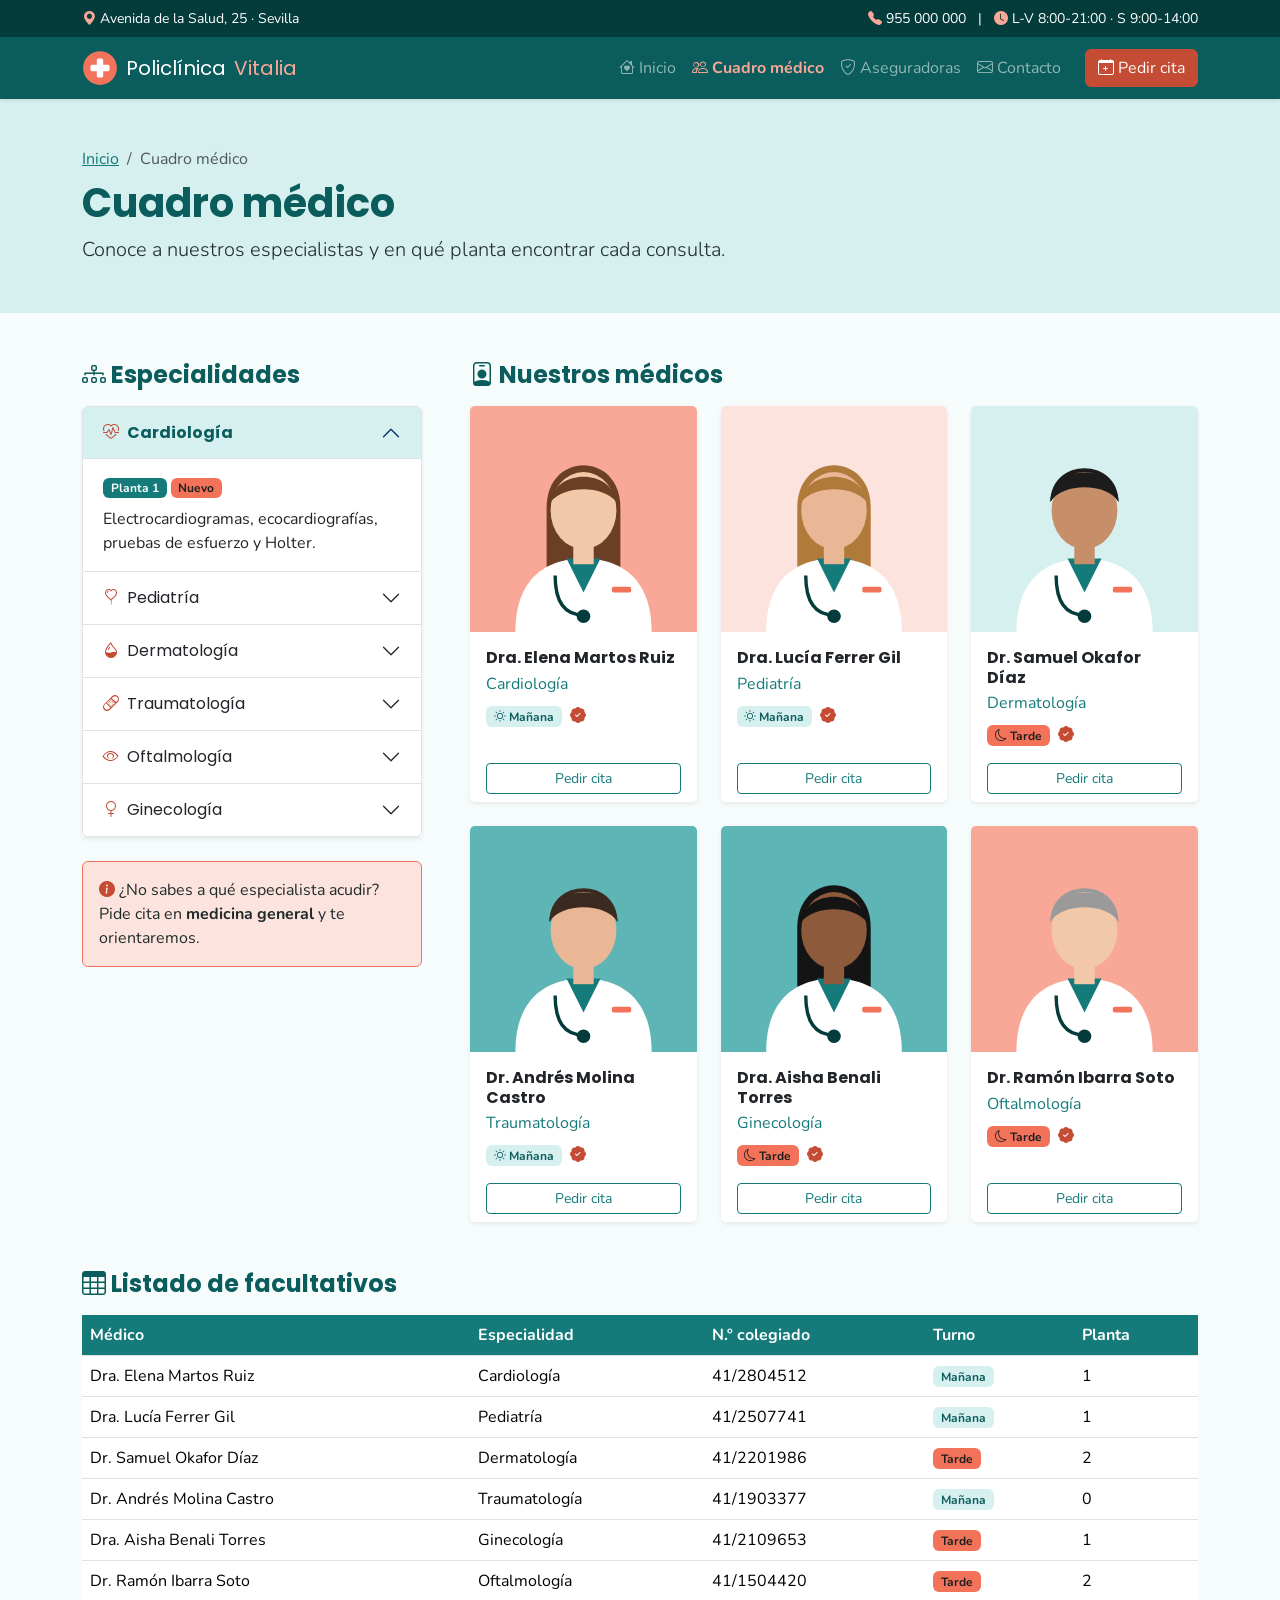
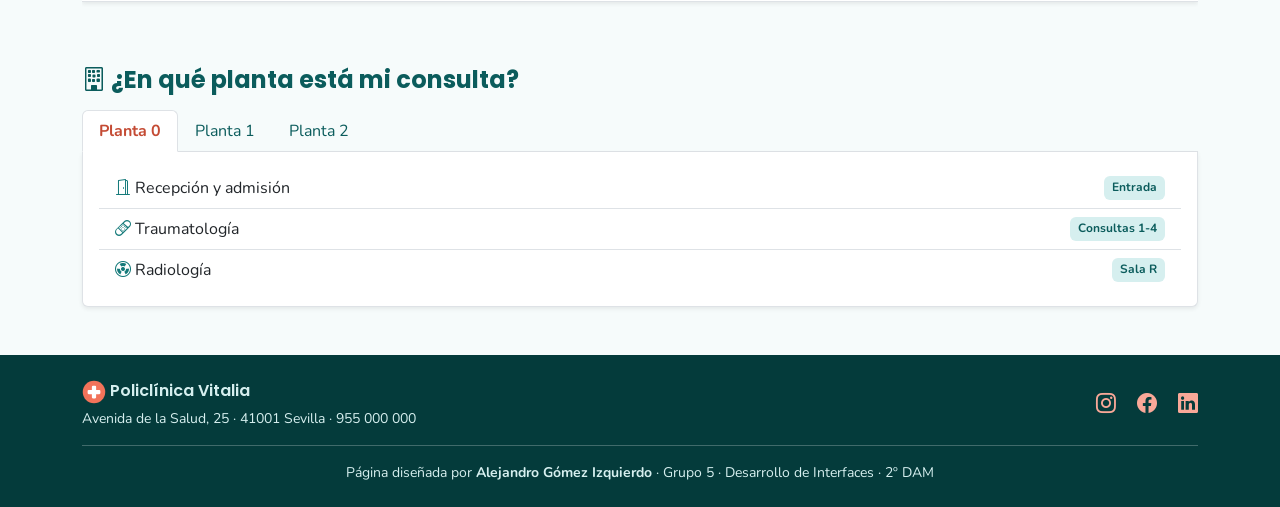
<file: cuadro-medico.html>
<!DOCTYPE html>
<html lang="es">
<head>
  <meta charset="UTF-8">
  <meta name="viewport" content="width=device-width, initial-scale=1">
  <title>Cuadro médico · Policlínica Vitalia</title>
  <link rel="icon" href="img/logo.svg" type="image/svg+xml">
  <link href="https://cdn.jsdelivr.net/npm/bootstrap@5.3.3/dist/css/bootstrap.min.css" rel="stylesheet">
  <link href="https://cdn.jsdelivr.net/npm/bootstrap-icons@1.11.3/font/bootstrap-icons.min.css" rel="stylesheet">
  <link rel="preconnect" href="https://fonts.googleapis.com">
  <link rel="preconnect" href="https://fonts.gstatic.com" crossorigin>
  <link href="https://fonts.googleapis.com/css2?family=Nunito:wght@400;600;700&family=Poppins:wght@500;600;700&display=swap" rel="stylesheet">
  <link href="css/estilos.css" rel="stylesheet">
</head>
<body>
  <!-- Barra superior (lg) -->
  <div class="bg-vitalia-profundo text-white small py-2 d-none d-lg-block">
    <div class="container d-flex justify-content-between">
      <span><i class="bi bi-geo-alt-fill text-coral-claro"></i> Avenida de la Salud, 25 · Sevilla</span>
      <span>
        <i class="bi bi-telephone-fill text-coral-claro"></i> 955 000 000
        <span class="mx-2">|</span>
        <i class="bi bi-clock-fill text-coral-claro"></i> L-V 8:00-21:00 · S 9:00-14:00
      </span>
    </div>
  </div>

  <!-- Barra de navegación -->
  <nav class="navbar navbar-expand-lg navbar-vitalia sticky-top shadow-sm" data-bs-theme="dark">
    <div class="container">
      <a class="navbar-brand d-flex align-items-center gap-2" href="index.html">
        <img src="img/logo.svg" width="36" height="36" alt="Logotipo de Policlínica Vitalia">
        Policlínica <span class="text-coral-claro">Vitalia</span>
      </a>
      <button class="navbar-toggler" type="button" data-bs-toggle="collapse" data-bs-target="#menuPrincipal"
              aria-controls="menuPrincipal" aria-expanded="false" aria-label="Abrir menú">
        <span class="navbar-toggler-icon"></span>
      </button>
      <div class="collapse navbar-collapse" id="menuPrincipal">
        <ul class="navbar-nav ms-auto">
          <li class="nav-item"><a class="nav-link" href="index.html"><i class="bi bi-house-heart"></i> Inicio</a></li>
          <li class="nav-item"><a class="nav-link active" aria-current="page" href="cuadro-medico.html"><i class="bi bi-people"></i> Cuadro médico</a></li>
          <li class="nav-item"><a class="nav-link" href="aseguradoras.html"><i class="bi bi-shield-check"></i> Aseguradoras</a></li>
          <li class="nav-item"><a class="nav-link" href="contacto.html"><i class="bi bi-envelope"></i> Contacto</a></li>
        </ul>
        <a class="btn btn-coral ms-lg-3 d-none d-lg-inline-block" href="contacto.html">
          <i class="bi bi-calendar-plus"></i> Pedir cita
        </a>
      </div>
    </div>
  </nav>

  <!-- Cabecera de la página -->
  <header class="bg-vitalia-suave py-4 py-lg-5">
    <div class="container animar-entrada">
      <nav aria-label="Migas de pan">
        <ol class="breadcrumb mb-2">
          <li class="breadcrumb-item"><a href="index.html" class="text-vitalia">Inicio</a></li>
          <li class="breadcrumb-item active" aria-current="page">Cuadro médico</li>
        </ol>
      </nav>
      <h1 class="fw-bold text-vitalia-oscuro">Cuadro médico</h1>
      <p class="lead mb-0 d-none d-md-block">Conoce a nuestros especialistas y en qué planta encontrar cada consulta.</p>
    </div>
  </header>

  <main class="container my-5">
    <div class="row g-4 g-lg-5">

      <!-- Especialidades (acordeón) -->
      <aside class="col-12 col-lg-4">
        <h2 class="h4 fw-bold text-vitalia-oscuro mb-3"><i class="bi bi-diagram-3"></i> Especialidades</h2>
        <div class="accordion acordeon-vitalia shadow-sm" id="acordeonEspecialidades">
          <div class="accordion-item">
            <h3 class="accordion-header">
              <button class="accordion-button" type="button" data-bs-toggle="collapse" data-bs-target="#espCardio" aria-expanded="true" aria-controls="espCardio">
                <i class="bi bi-heart-pulse text-coral me-2"></i> Cardiología
              </button>
            </h3>
            <div id="espCardio" class="accordion-collapse collapse show" data-bs-parent="#acordeonEspecialidades">
              <div class="accordion-body">
                <span class="badge badge-vitalia">Planta 1</span> <span class="badge badge-coral">Nuevo</span>
                <p class="mt-2 mb-0">Electrocardiogramas, ecocardiografías, pruebas de esfuerzo y Holter.</p>
              </div>
            </div>
          </div>
          <div class="accordion-item">
            <h3 class="accordion-header">
              <button class="accordion-button collapsed" type="button" data-bs-toggle="collapse" data-bs-target="#espPedia" aria-expanded="false" aria-controls="espPedia">
                <i class="bi bi-balloon-heart text-coral me-2"></i> Pediatría
              </button>
            </h3>
            <div id="espPedia" class="accordion-collapse collapse" data-bs-parent="#acordeonEspecialidades">
              <div class="accordion-body">
                <span class="badge badge-vitalia">Planta 1</span>
                <p class="mt-2 mb-0">Revisiones del niño sano, vacunación y consulta de lactancia.</p>
              </div>
            </div>
          </div>
          <div class="accordion-item">
            <h3 class="accordion-header">
              <button class="accordion-button collapsed" type="button" data-bs-toggle="collapse" data-bs-target="#espDerma" aria-expanded="false" aria-controls="espDerma">
                <i class="bi bi-droplet-half text-coral me-2"></i> Dermatología
              </button>
            </h3>
            <div id="espDerma" class="accordion-collapse collapse" data-bs-parent="#acordeonEspecialidades">
              <div class="accordion-body">
                <span class="badge badge-vitalia">Planta 2</span>
                <p class="mt-2 mb-0">Dermatoscopia digital, revisión de lunares y tratamientos del acné.</p>
              </div>
            </div>
          </div>
          <div class="accordion-item">
            <h3 class="accordion-header">
              <button class="accordion-button collapsed" type="button" data-bs-toggle="collapse" data-bs-target="#espTrauma" aria-expanded="false" aria-controls="espTrauma">
                <i class="bi bi-bandaid text-coral me-2"></i> Traumatología
              </button>
            </h3>
            <div id="espTrauma" class="accordion-collapse collapse" data-bs-parent="#acordeonEspecialidades">
              <div class="accordion-body">
                <span class="badge badge-vitalia">Planta 0</span>
                <p class="mt-2 mb-0">Lesiones deportivas, infiltraciones y seguimiento de fracturas.</p>
              </div>
            </div>
          </div>
          <div class="accordion-item">
            <h3 class="accordion-header">
              <button class="accordion-button collapsed" type="button" data-bs-toggle="collapse" data-bs-target="#espOftal" aria-expanded="false" aria-controls="espOftal">
                <i class="bi bi-eye text-coral me-2"></i> Oftalmología
              </button>
            </h3>
            <div id="espOftal" class="accordion-collapse collapse" data-bs-parent="#acordeonEspecialidades">
              <div class="accordion-body">
                <span class="badge badge-vitalia">Planta 2</span>
                <p class="mt-2 mb-0">Graduación de la vista, glaucoma y cirugía refractiva.</p>
              </div>
            </div>
          </div>
          <div class="accordion-item">
            <h3 class="accordion-header">
              <button class="accordion-button collapsed" type="button" data-bs-toggle="collapse" data-bs-target="#espGine" aria-expanded="false" aria-controls="espGine">
                <i class="bi bi-gender-female text-coral me-2"></i> Ginecología
              </button>
            </h3>
            <div id="espGine" class="accordion-collapse collapse" data-bs-parent="#acordeonEspecialidades">
              <div class="accordion-body">
                <span class="badge badge-vitalia">Planta 1</span>
                <p class="mt-2 mb-0">Revisiones anuales, ecografías y control del embarazo.</p>
              </div>
            </div>
          </div>
        </div>

        <!-- Aviso: solo en escritorio -->
        <div class="alert bg-coral-suave border-coral mt-4 d-none d-lg-block" role="alert">
          <i class="bi bi-info-circle-fill text-coral"></i>
          ¿No sabes a qué especialista acudir? Pide cita en <strong>medicina general</strong> y te orientaremos.
        </div>
      </aside>

      <!-- Médicos (cards con imagen) -->
      <section class="col-12 col-lg-8">
        <h2 class="h4 fw-bold text-vitalia-oscuro mb-3"><i class="bi bi-person-badge"></i> Nuestros médicos</h2>
        <div class="row row-cols-1 row-cols-md-2 row-cols-lg-3 g-4">
          <div class="col">
            <div class="card h-100 border-0 shadow-sm card-elevar">
              <img src="img/medico-2.svg" class="card-img-top" alt="Avatar de la Dra. Elena Martos">
              <div class="card-body">
                <h3 class="card-title h6 fw-bold mb-1">Dra. Elena Martos Ruiz</h3>
                <p class="text-vitalia mb-2">Cardiología</p>
                <span class="badge badge-suave"><i class="bi bi-sun"></i> Mañana</span>
                <i class="bi bi-patch-check-fill text-coral ms-1" data-bs-toggle="tooltip" data-bs-title="Colegiada n.º 41/2804512"></i>
              </div>
              <div class="card-footer bg-white border-0 pt-0">
                <a href="contacto.html" class="btn btn-sm btn-outline-vitalia w-100">Pedir cita</a>
              </div>
            </div>
          </div>
          <div class="col">
            <div class="card h-100 border-0 shadow-sm card-elevar">
              <img src="img/medico-4.svg" class="card-img-top" alt="Avatar de la Dra. Lucía Ferrer">
              <div class="card-body">
                <h3 class="card-title h6 fw-bold mb-1">Dra. Lucía Ferrer Gil</h3>
                <p class="text-vitalia mb-2">Pediatría</p>
                <span class="badge badge-suave"><i class="bi bi-sun"></i> Mañana</span>
                <i class="bi bi-patch-check-fill text-coral ms-1" data-bs-toggle="tooltip" data-bs-title="Colegiada n.º 41/2507741"></i>
              </div>
              <div class="card-footer bg-white border-0 pt-0">
                <a href="contacto.html" class="btn btn-sm btn-outline-vitalia w-100">Pedir cita</a>
              </div>
            </div>
          </div>
          <div class="col">
            <div class="card h-100 border-0 shadow-sm card-elevar">
              <img src="img/medico-3.svg" class="card-img-top" alt="Avatar del Dr. Samuel Okafor">
              <div class="card-body">
                <h3 class="card-title h6 fw-bold mb-1">Dr. Samuel Okafor Díaz</h3>
                <p class="text-vitalia mb-2">Dermatología</p>
                <span class="badge badge-coral"><i class="bi bi-moon"></i> Tarde</span>
                <i class="bi bi-patch-check-fill text-coral ms-1" data-bs-toggle="tooltip" data-bs-title="Colegiado n.º 41/2201986"></i>
              </div>
              <div class="card-footer bg-white border-0 pt-0">
                <a href="contacto.html" class="btn btn-sm btn-outline-vitalia w-100">Pedir cita</a>
              </div>
            </div>
          </div>
          <!-- tablet (md) -->
          <div class="col d-none d-md-block">
            <div class="card h-100 border-0 shadow-sm card-elevar">
              <img src="img/medico-1.svg" class="card-img-top" alt="Avatar del Dr. Andrés Molina">
              <div class="card-body">
                <h3 class="card-title h6 fw-bold mb-1">Dr. Andrés Molina Castro</h3>
                <p class="text-vitalia mb-2">Traumatología</p>
                <span class="badge badge-suave"><i class="bi bi-sun"></i> Mañana</span>
                <i class="bi bi-patch-check-fill text-coral ms-1" data-bs-toggle="tooltip" data-bs-title="Colegiado n.º 41/1903377"></i>
              </div>
              <div class="card-footer bg-white border-0 pt-0">
                <a href="contacto.html" class="btn btn-sm btn-outline-vitalia w-100">Pedir cita</a>
              </div>
            </div>
          </div>
          <div class="col d-none d-md-block">
            <div class="card h-100 border-0 shadow-sm card-elevar">
              <img src="img/medico-5.svg" class="card-img-top" alt="Avatar de la Dra. Aisha Benali">
              <div class="card-body">
                <h3 class="card-title h6 fw-bold mb-1">Dra. Aisha Benali Torres</h3>
                <p class="text-vitalia mb-2">Ginecología</p>
                <span class="badge badge-coral"><i class="bi bi-moon"></i> Tarde</span>
                <i class="bi bi-patch-check-fill text-coral ms-1" data-bs-toggle="tooltip" data-bs-title="Colegiada n.º 41/2109653"></i>
              </div>
              <div class="card-footer bg-white border-0 pt-0">
                <a href="contacto.html" class="btn btn-sm btn-outline-vitalia w-100">Pedir cita</a>
              </div>
            </div>
          </div>
          <div class="col d-none d-md-block">
            <div class="card h-100 border-0 shadow-sm card-elevar">
              <img src="img/medico-6.svg" class="card-img-top" alt="Avatar del Dr. Ramón Ibarra">
              <div class="card-body">
                <h3 class="card-title h6 fw-bold mb-1">Dr. Ramón Ibarra Soto</h3>
                <p class="text-vitalia mb-2">Oftalmología</p>
                <span class="badge badge-coral"><i class="bi bi-moon"></i> Tarde</span>
                <i class="bi bi-patch-check-fill text-coral ms-1" data-bs-toggle="tooltip" data-bs-title="Colegiado n.º 41/1504420"></i>
              </div>
              <div class="card-footer bg-white border-0 pt-0">
                <a href="contacto.html" class="btn btn-sm btn-outline-vitalia w-100">Pedir cita</a>
              </div>
            </div>
          </div>
        </div>
      </section>
    </div>

    <!-- Listado de medicos  -->
    <section class="mt-5">
      <h2 class="h4 fw-bold text-vitalia-oscuro mb-3"><i class="bi bi-table"></i> Listado de facultativos</h2>
      <div class="table-responsive">
        <table class="table table-hover align-middle tabla-vitalia bg-white shadow-sm">
          <thead>
            <tr>
              <th scope="col">Médico</th>
              <th scope="col">Especialidad</th>
              <th scope="col" class="d-none d-md-table-cell">N.º colegiado</th>
              <th scope="col">Turno</th>
              <th scope="col" class="d-none d-lg-table-cell">Planta</th>
            </tr>
          </thead>
          <tbody>
            <tr><td>Dra. Elena Martos Ruiz</td><td>Cardiología</td><td class="d-none d-md-table-cell">41/2804512</td><td><span class="badge badge-suave">Mañana</span></td><td class="d-none d-lg-table-cell">1</td></tr>
            <tr><td>Dra. Lucía Ferrer Gil</td><td>Pediatría</td><td class="d-none d-md-table-cell">41/2507741</td><td><span class="badge badge-suave">Mañana</span></td><td class="d-none d-lg-table-cell">1</td></tr>
            <tr><td>Dr. Samuel Okafor Díaz</td><td>Dermatología</td><td class="d-none d-md-table-cell">41/2201986</td><td><span class="badge badge-coral">Tarde</span></td><td class="d-none d-lg-table-cell">2</td></tr>
            <tr><td>Dr. Andrés Molina Castro</td><td>Traumatología</td><td class="d-none d-md-table-cell">41/1903377</td><td><span class="badge badge-suave">Mañana</span></td><td class="d-none d-lg-table-cell">0</td></tr>
            <tr><td>Dra. Aisha Benali Torres</td><td>Ginecología</td><td class="d-none d-md-table-cell">41/2109653</td><td><span class="badge badge-coral">Tarde</span></td><td class="d-none d-lg-table-cell">1</td></tr>
            <tr><td>Dr. Ramón Ibarra Soto</td><td>Oftalmología</td><td class="d-none d-md-table-cell">41/1504420</td><td><span class="badge badge-coral">Tarde</span></td><td class="d-none d-lg-table-cell">2</td></tr>
          </tbody>
        </table>
      </div>
    </section>

    <!-- Consultas por planta -->
    <section class="mt-5">
      <h2 class="h4 fw-bold text-vitalia-oscuro mb-3"><i class="bi bi-building"></i> ¿En qué planta está mi consulta?</h2>
      <ul class="nav nav-tabs" id="pestanasPlantas" role="tablist">
        <li class="nav-item" role="presentation">
          <button class="nav-link tab-vitalia active" id="tab-planta0" data-bs-toggle="tab" data-bs-target="#planta0" type="button" role="tab" aria-controls="planta0" aria-selected="true">Planta 0</button>
        </li>
        <li class="nav-item" role="presentation">
          <button class="nav-link tab-vitalia" id="tab-planta1" data-bs-toggle="tab" data-bs-target="#planta1" type="button" role="tab" aria-controls="planta1" aria-selected="false">Planta 1</button>
        </li>
        <li class="nav-item" role="presentation">
          <button class="nav-link tab-vitalia" id="tab-planta2" data-bs-toggle="tab" data-bs-target="#planta2" type="button" role="tab" aria-controls="planta2" aria-selected="false">Planta 2</button>
        </li>
      </ul>
      <div class="tab-content bg-white border border-top-0 rounded-bottom p-3 shadow-sm">
        <div class="tab-pane fade show active" id="planta0" role="tabpanel" aria-labelledby="tab-planta0">
          <ul class="list-group list-group-flush">
            <li class="list-group-item d-flex justify-content-between"><span><i class="bi bi-door-open text-vitalia"></i> Recepción y admisión</span><span class="badge badge-suave">Entrada</span></li>
            <li class="list-group-item d-flex justify-content-between"><span><i class="bi bi-bandaid text-vitalia"></i> Traumatología</span><span class="badge badge-suave">Consultas 1-4</span></li>
            <li class="list-group-item d-flex justify-content-between"><span><i class="bi bi-radioactive text-vitalia"></i> Radiología</span><span class="badge badge-suave">Sala R</span></li>
          </ul>
        </div>
        <div class="tab-pane fade" id="planta1" role="tabpanel" aria-labelledby="tab-planta1">
          <ul class="list-group list-group-flush">
            <li class="list-group-item d-flex justify-content-between"><span><i class="bi bi-heart-pulse text-vitalia"></i> Cardiología</span><span class="badge badge-suave">Consultas 10-12</span></li>
            <li class="list-group-item d-flex justify-content-between"><span><i class="bi bi-balloon-heart text-vitalia"></i> Pediatría</span><span class="badge badge-suave">Consultas 13-16</span></li>
            <li class="list-group-item d-flex justify-content-between"><span><i class="bi bi-gender-female text-vitalia"></i> Ginecología</span><span class="badge badge-suave">Consultas 17-18</span></li>
          </ul>
        </div>
        <div class="tab-pane fade" id="planta2" role="tabpanel" aria-labelledby="tab-planta2">
          <ul class="list-group list-group-flush">
            <li class="list-group-item d-flex justify-content-between"><span><i class="bi bi-droplet-half text-vitalia"></i> Dermatología</span><span class="badge badge-suave">Consultas 20-21</span></li>
            <li class="list-group-item d-flex justify-content-between"><span><i class="bi bi-eye text-vitalia"></i> Oftalmología</span><span class="badge badge-suave">Consultas 22-24</span></li>
            <li class="list-group-item d-flex justify-content-between"><span><i class="bi bi-capsule text-vitalia"></i> Laboratorio</span><span class="badge badge-suave">Sala L</span></li>
          </ul>
        </div>
      </div>
    </section>
  </main>

  <!-- Botón flotante de llamada: solo móvil y tablet -->
  <a href="tel:+34955000000" class="btn btn-coral rounded-circle shadow boton-flotante d-flex d-lg-none align-items-center justify-content-center"
     data-bs-toggle="tooltip" data-bs-placement="left" data-bs-title="Llamar: 955 000 000" aria-label="Llamar a la policlínica">
    <i class="bi bi-telephone-fill fs-4"></i>
  </a>

  <!-- Pie de página -->
  <footer class="footer-vitalia py-4">
    <div class="container">
      <div class="row g-3 align-items-center">
        <div class="col-12 col-md-8 text-center text-md-start">
          <p class="fuente-titulo fw-semibold mb-1"><img src="img/logo.svg" width="24" height="24" alt=""> Policlínica Vitalia</p>
          <p class="small mb-0 d-none d-md-block">Avenida de la Salud, 25 · 41001 Sevilla · 955 000 000</p>
        </div>
        <div class="col-12 col-md-4 text-center text-md-end fs-5">
          <a href="#" class="me-3" aria-label="Instagram"><i class="bi bi-instagram"></i></a>
          <a href="#" class="me-3" aria-label="Facebook"><i class="bi bi-facebook"></i></a>
          <a href="#" aria-label="LinkedIn"><i class="bi bi-linkedin"></i></a>
        </div>
      </div>
      <hr class="border-light opacity-25">
      <p class="small text-center mb-0">Página diseñada por <strong>Alejandro Gómez Izquierdo</strong> · Grupo 5 · Desarrollo de Interfaces · 2º DAM</p>
    </div>
  </footer>

  <script src="https://cdn.jsdelivr.net/npm/bootstrap@5.3.3/dist/js/bootstrap.bundle.min.js"></script>
  <script src="js/main.js"></script>
</body>
</html>
</file>
<file: css/estilos.css>
body {
  font-family: 'Nunito', sans-serif;
  color: #1E2B2B;
  background-color: #F6FBFB;
}

h1, h2, h3, h4, h5, h6,
.fuente-titulo,
.navbar-brand {
  font-family: 'Poppins', sans-serif;
}
.bg-vitalia          { background-color: #157A7A; }
.bg-vitalia-oscuro   { background-color: #0B5C5C; }
.bg-vitalia-profundo { background-color: #043B3B; }
.bg-vitalia-claro    { background-color: #5DB5B5; }
.bg-vitalia-suave    { background-color: #D6EFEF; }
.bg-coral            { background-color: #F2735A; }
.bg-coral-suave      { background-color: #FDE3DD; }

.text-vitalia        { color: #157A7A; }
.text-vitalia-oscuro { color: #0B5C5C; }
.text-vitalia-claro  { color: #A8DCDC; }
.text-coral          { color: #C44B34; }
.text-coral-claro    { color: #F9A898; }


.border-vitalia { border-color: #157A7A !important; }
.border-coral   { border-color: #F2735A !important; }


.btn-vitalia {
  background-color: #157A7A;
  border-color: #157A7A;
  color: #FFFFFF;
}
.btn-vitalia:hover,
.btn-vitalia:focus {
  background-color: #0B5C5C;
  border-color: #0B5C5C;
  color: #FFFFFF;
}

.btn-coral {
  background-color: #C44B34;
  border-color: #C44B34;
  color: #FFFFFF;
}
.btn-coral:hover,
.btn-coral:focus {
  background-color: #A63C28;
  border-color: #A63C28;
  color: #FFFFFF;
}

.btn-outline-vitalia {
  background-color: transparent;
  border-color: #157A7A;
  color: #157A7A;
}
.btn-outline-vitalia:hover,
.btn-outline-vitalia:focus {
  background-color: #157A7A;
  color: #FFFFFF;
}


.badge-vitalia { background-color: #157A7A; color: #FFFFFF; }
.badge-coral   { background-color: #F2735A; color: #1E1E1E; }
.badge-suave   { background-color: #D6EFEF; color: #0B5C5C; }

.navbar-vitalia { background-color: #0B5C5C; }
.navbar-vitalia .nav-link.active {
  color: #F9A898;
  font-weight: 700;
}


.tabla-vitalia thead th {
  background-color: #157A7A;
  color: #FFFFFF;
}


.progress-bar-vitalia { background-color: #157A7A; }
.progress-bar-coral   { background-color: #F2735A; color: #1E1E1E; }

.nav-tabs .nav-link.tab-vitalia       { color: #0B5C5C; }
.nav-tabs .nav-link.tab-vitalia.active { color: #C44B34; font-weight: 700; }


.boton-flotante {
  position: fixed;
  right: 1.25rem;
  bottom: 1.25rem;
  z-index: 1030;
  width: 3.5rem;
  height: 3.5rem;
}

.footer-vitalia {
  background-color: #043B3B;
  color: #D6EFEF;
}
.footer-vitalia a { color: #F9A898; }


@keyframes aparecer {
  from { opacity: 0; transform: translateY(20px); }
  to   { opacity: 1; transform: translateY(0); }
}
.animar-entrada {
  animation: aparecer 0.8s ease-out both;
}
.animar-retraso-1 { animation-delay: 0.15s; }
.animar-retraso-2 { animation-delay: 0.30s; }
.animar-retraso-3 { animation-delay: 0.45s; }


.card-elevar {
  transition: transform 0.3s ease, box-shadow 0.3s ease;
}
.card-elevar:hover {
  transform: translateY(-6px);
  box-shadow: 0 0.75rem 1.5rem rgba(4, 59, 59, 0.18);
}


@media (prefers-reduced-motion: reduce) {
  .animar-entrada { animation: none; }
  .card-elevar,
  .card-elevar:hover { transition: none; transform: none; }
}

.acordeon-vitalia .accordion-button:not(.collapsed) {
  background-color: #D6EFEF;
  color: #0B5C5C;
  font-weight: 700;
}
.acordeon-vitalia .accordion-button:focus {
  border-color: #5DB5B5;
  box-shadow: 0 0 0 0.25rem rgba(21, 122, 122, 0.25);
}
.form-vitalia .form-control:focus,
.form-vitalia .form-select:focus,
.form-vitalia .form-check-input:focus {
  border-color: #5DB5B5;
  box-shadow: 0 0 0 0.25rem rgba(21, 122, 122, 0.25);
}
.form-vitalia .form-check-input:checked {
  background-color: #157A7A;
  border-color: #157A7A;
}
</file>
